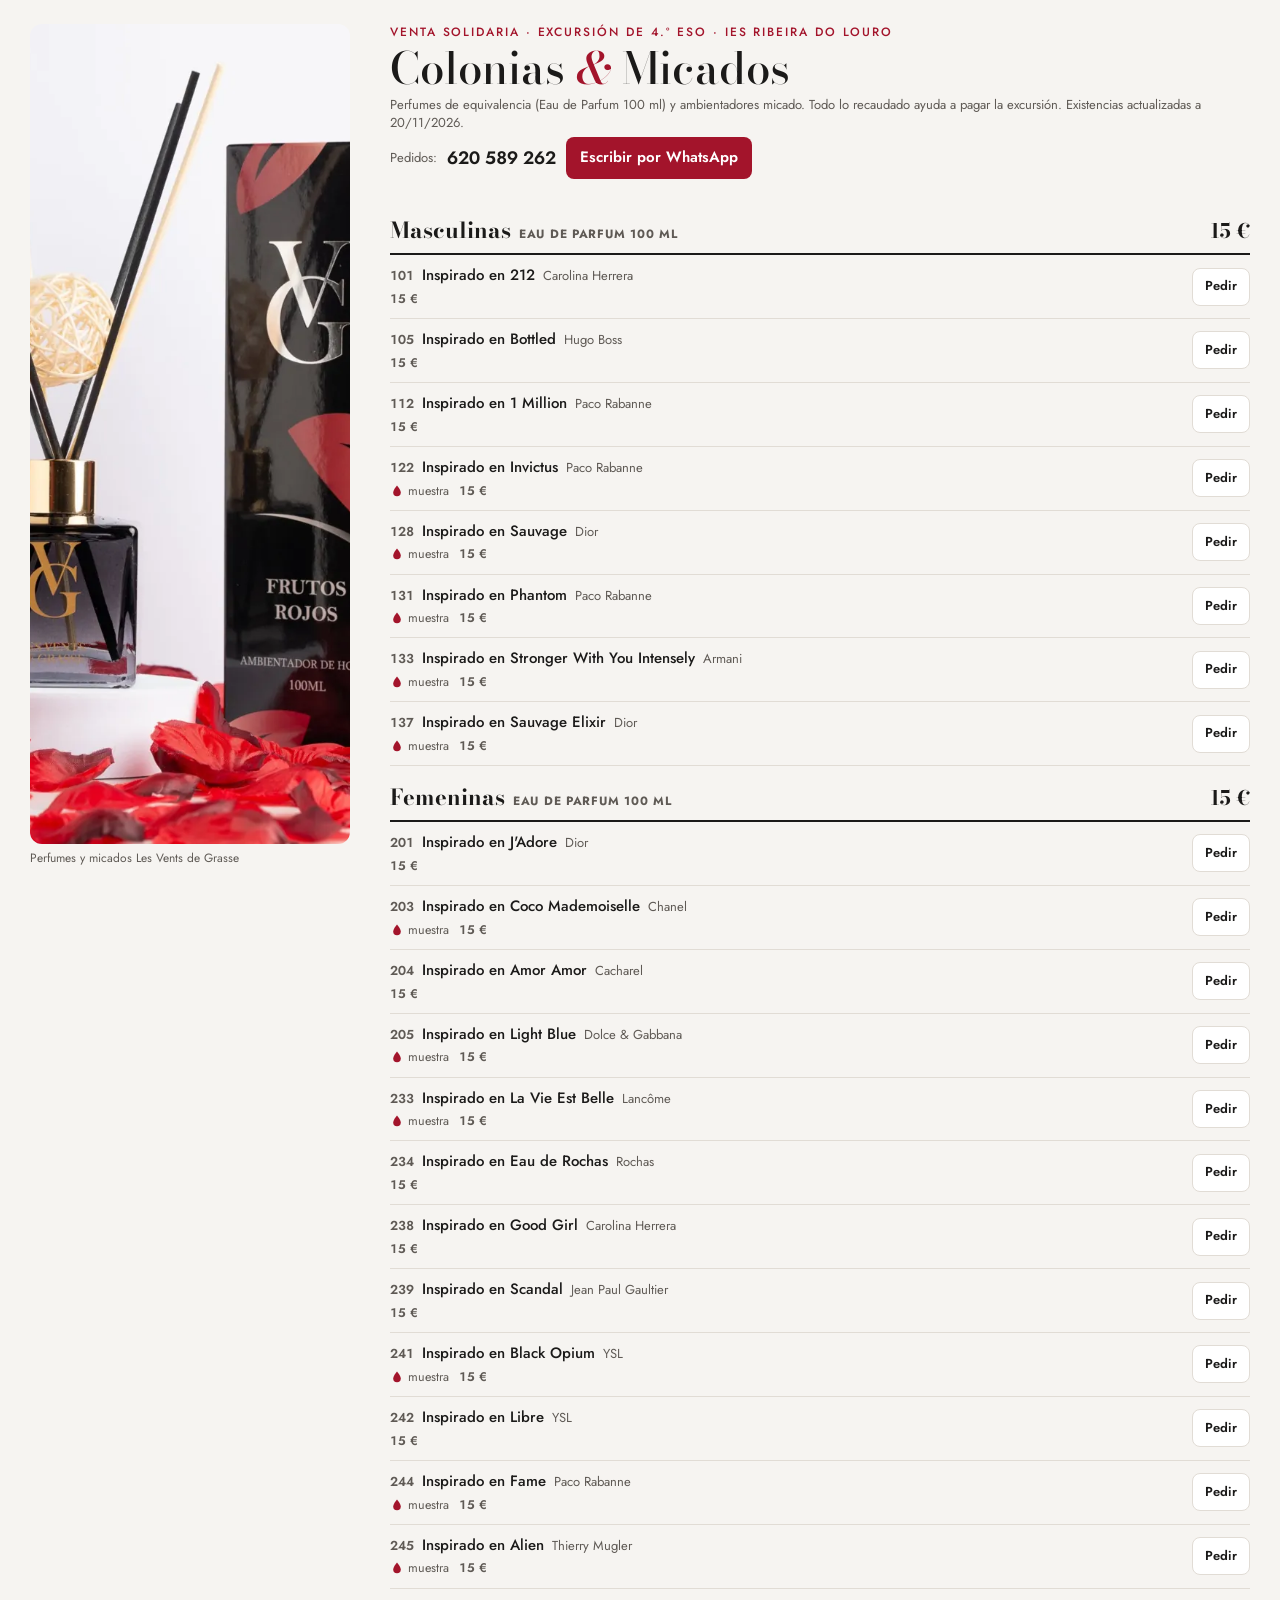
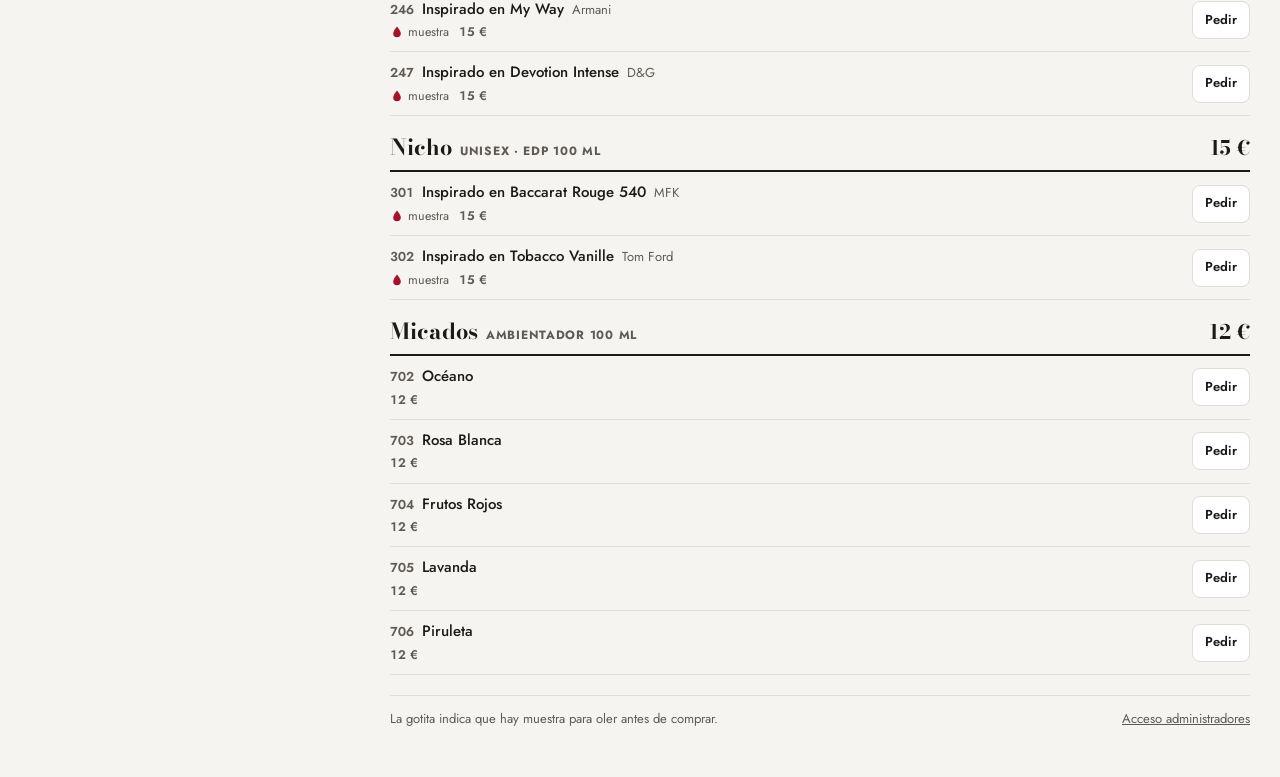
<file: index.html>
<!doctype html>
<html lang="es">
<head>
<meta charset="utf-8">
<meta name="viewport" content="width=device-width,initial-scale=1,viewport-fit=cover">
<title>Colonias &amp; Micados · Venta solidaria 4.º ESO</title>
<link rel="icon" href="img/icono.svg" type="image/svg+xml">
<link rel="icon" href="img/icono-32.png" sizes="32x32" type="image/png">
<link rel="apple-touch-icon" href="img/icono-180.png">
<meta name="theme-color" content="#a3142b">
<meta name="description" content="Catálogo de colonias y micados de la venta solidaria para la excursión de 4.º ESO del IES Ribeira do Louro.">
<link rel="preconnect" href="https://fonts.googleapis.com">
<link rel="stylesheet" href="https://fonts.googleapis.com/css2?family=Bodoni+Moda:ital,opsz,wght@0,6..96,500;0,6..96,700;1,6..96,500&family=Jost:wght@400;500;600&display=swap">
<link rel="stylesheet" href="assets/estilo.css">
<style>
.hero{display:flex;flex-direction:column;gap:10px}
.contacto{display:flex;gap:10px;flex-wrap:wrap;align-items:center}
.tel{font-size:18px;font-weight:600;font-variant-numeric:tabular-nums;user-select:all}
.pedir{font-size:13px;min-height:38px;padding:0 12px}
.precio{font-weight:600;font-variant-numeric:tabular-nums}
.pie{display:flex;justify-content:space-between;gap:12px;flex-wrap:wrap;border-top:1px solid var(--line);padding-top:14px}
/* Foto: banda arriba en móvil; columna lateral fija en pantallas anchas, sin quitar sitio al listado */
.layout{max-width:1220px;margin:0 auto;padding-block:24px 48px;display:grid;grid-template-columns:minmax(0,1fr);gap:24px}
.layout>.wrap{padding-block:0;max-width:none;margin:0;min-width:0}
.foto{margin:0}
.foto img{display:block;width:100%;border-radius:12px;object-fit:cover}
.foto .h{aspect-ratio:16/9;max-height:240px;object-position:50% 45%}
.foto .v{display:none}
.foto figcaption{font-size:12px;color:var(--muted);margin-top:6px}
@media (min-width:980px){
  .layout{grid-template-columns:320px minmax(0,1fr);gap:40px;align-items:start}
  .foto{position:sticky;top:24px}
  .foto .h{display:none}
  .foto .v{display:block;aspect-ratio:4/5;max-height:calc(100vh - 80px)}
}
</style>
</head>
<body>
<div class="layout">
<figure class="foto">
  <img class="h" src="img/foto_horizontal.webp" alt="Ambientador micado Frutos Rojos y perfumes Les Vents de Grasse 112, 303 y 245" width="1152" height="768">
  <img class="v" src="img/foto_vertical.webp" alt="Ambientador micado Frutos Rojos con su caja" width="900" height="1125" loading="lazy">
  <figcaption>Perfumes y micados Les Vents de Grasse</figcaption>
</figure>
<div class="wrap">
  <header class="top hero">
    <span class="eyebrow" id="titulo">Venta solidaria · Excursión de 4.º ESO · IES Ribeira do Louro</span>
    <h1>Colonias <em>&amp;</em> Micados</h1>
    <p class="note">Perfumes de equivalencia (Eau de Parfum 100 ml) y ambientadores micado. Todo lo recaudado ayuda a pagar la excursión. <span id="act"></span></p>
    <div class="contacto">
      <span class="note">Pedidos:</span><span class="tel" id="tel">620 589 262</span>
      <a class="btn" id="wa" href="#">Escribir por WhatsApp</a>
    </div>
  </header>

  <div id="lista"><div class="empty">Cargando catálogo…</div></div>

  <div class="pie">
    <span class="note">La gotita indica que hay muestra para oler antes de comprar.</span>
    <a class="note" href="admin.html?admin" rel="nofollow" style="color:var(--muted)">Acceso administradores</a>
  </div>
</div>
</div>
<script src="assets/comun.js"></script>
<script>
let datos=null, filtro='todo';
const pasa=p=>filtro==='ya'?VS.n(p.stock)>0:filtro==='enc'?VS.n(p.stock)===0:filtro==='muestra'?!!p.muestra:true;
function waLink(texto){ return 'whatsapp://send?phone=34'+VS.telLimpio(datos.telefono)+'&text='+encodeURIComponent(texto); }
function pintar(){
  const esc=VS.esc; let h='';
  for(const c of datos.categorias){
    const items=VS.ordenados(datos,c.id).filter(pasa); if(!items.length) continue;
    h+='<div class="group"><div class="ghead"><h2>'+esc(c.nombre)+'<span class="sub">'+esc(c.sub)+'</span></h2><span class="p">'+esc(c.precio)+' €</span></div>';
    for(const p of items){
      const s=VS.n(p.stock);
      const estado=''; // la web pública no muestra disponibilidad (ni «última unidad» ni «por encargo»)
      const insp=c.id!=='micado';
      const txt='Hola, me interesa '+(insp?'el '+p.ref+' (inspirado en '+p.nombre+(p.marca?' de '+p.marca:'')+')':'el micado '+p.ref+' '+p.nombre)+'. ¿Está disponible?';
      h+='<div class="item"><div class="info"><div class="line1"><span class="ref">'+esc(p.ref)+'</span><span class="nm">'+(insp?'Inspirado en ':'')+esc(p.nombre)+'</span>'
        +(p.marca?'<span class="br">'+esc(p.marca)+'</span>':'')+'</div><div class="meta">'+estado
        +(p.muestra?'<span class="mu">'+VS.DROP+' muestra</span>':'')+'<span class="precio">'+esc(c.precio)+' €</span></div></div>'
        +'<a class="btn ghost pedir" href="'+esc(waLink(txt))+'" aria-label="Pedir '+esc(p.nombre)+' por WhatsApp">Pedir</a></div>';
    }
    h+='</div>';
  }
  document.getElementById('lista').innerHTML=h||'<div class="empty">No hay productos con este filtro.</div>';
}
document.addEventListener('click',e=>{
  const b=e.target.closest('[data-f]'); if(!b) return;
  filtro=b.dataset.f; document.querySelectorAll('[data-f]').forEach(x=>x.setAttribute('aria-pressed',String(x===b))); pintar();
});
VS.cargarStock().then(d=>{
  datos=d;
  document.getElementById('tel').textContent=d.telefono;
  document.getElementById('titulo').textContent=d.titulo||'';
  document.getElementById('act').textContent='Existencias actualizadas a '+VS.fecha(d.actualizado)+'.';
  document.getElementById('wa').href=waLink('Hola, os escribo por la venta solidaria de colonias y micados de 4.º ESO.');
  pintar();
}).catch(e=>{ document.getElementById('lista').innerHTML='<div class="empty err">No se pudo cargar el catálogo. Recarga la página.</div>'; });
</script>
</body>
</html>
</file>
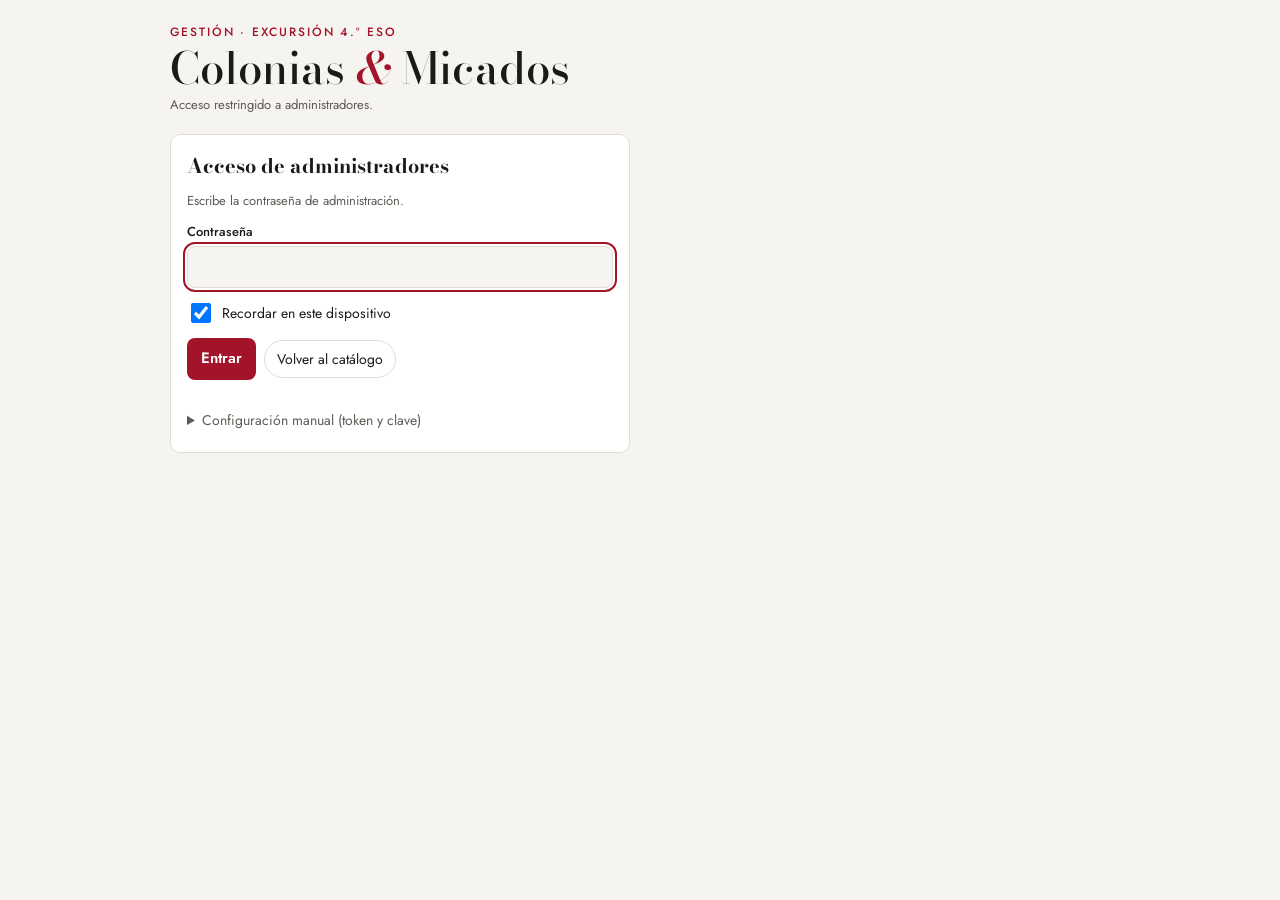
<file: admin.html>
<!doctype html>
<html lang="es">
<head>
<meta charset="utf-8">
<meta name="viewport" content="width=device-width,initial-scale=1,viewport-fit=cover">
<meta name="robots" content="noindex,nofollow">
<title>Gestión · Colonias &amp; Micados</title>
<link rel="icon" href="img/icono.svg" type="image/svg+xml">
<link rel="icon" href="img/icono-32.png" sizes="32x32" type="image/png">
<link rel="apple-touch-icon" href="img/icono-180.png">
<meta name="theme-color" content="#a3142b">
<link rel="preconnect" href="https://fonts.googleapis.com">
<link rel="stylesheet" href="https://fonts.googleapis.com/css2?family=Bodoni+Moda:ital,opsz,wght@0,6..96,500;0,6..96,700;1,6..96,500&family=Jost:wght@400;500;600&display=swap">
<link rel="stylesheet" href="assets/estilo.css">
<style>
.tiles.t2{margin-top:-10px}
.tile .v.sm{font-size:24px}
.pos{color:var(--ok)} .neg{color:var(--warn)}
.tbl{overflow-x:auto;border:1px solid var(--line);border-radius:10px;background:var(--surface)}
table{border-collapse:collapse;width:100%;font-size:14px;font-variant-numeric:tabular-nums}
th,td{padding:8px 10px;text-align:right;border-bottom:1px solid var(--line);white-space:nowrap}
th{font-size:12px;letter-spacing:.06em;text-transform:uppercase;color:var(--muted);font-weight:500;background:var(--chip)}
td:first-child,th:first-child,td.l,th.l{text-align:left}
tr:last-child td{border-bottom:0}
tfoot td{font-weight:600;background:var(--chip)}
h3{font-family:var(--display);font-size:20px;margin:8px 0 0}
.card{background:var(--surface);border:1px solid var(--line);border-radius:10px;padding:12px 14px;display:flex;flex-direction:column;gap:8px}
.card .top{display:flex;justify-content:space-between;gap:10px;flex-wrap:wrap;align-items:baseline}
.card .tt{font-weight:600}
.cards{display:flex;flex-direction:column;gap:10px}
.row2{display:flex;gap:8px;flex-wrap:wrap;align-items:center}
select,.field input,.field textarea{font:inherit;padding:9px 10px;border:1px solid var(--line);border-radius:8px;background:var(--bg);color:var(--fg);min-height:42px;max-width:100%}
.field textarea{min-height:60px;width:100%}
.lines{display:flex;flex-direction:column;gap:8px}
.line{display:grid;grid-template-columns:minmax(0,1fr) 80px 90px 44px;gap:8px;align-items:center}
.line input{width:100%}
@media (max-width:520px){.line{grid-template-columns:minmax(0,1fr) 70px 44px}.line .coste{display:none}}
.x{width:42px;height:42px;border:1px solid var(--line);background:var(--surface);color:var(--fg);border-radius:8px;cursor:pointer;font-size:18px}
.chk{display:flex;gap:8px;align-items:center;font-size:14px}
.chk input{width:20px;height:20px}
.warn{color:var(--warn);font-size:12.5px}
.box{background:var(--chip);border-radius:10px;padding:12px 14px;display:flex;flex-direction:column;gap:8px}
details>summary{cursor:pointer;color:var(--muted);font-size:14px;padding:6px 0}
.small{font-size:13px;color:var(--muted)}
body.vendedor nav.tabs{display:none}
.vrow{display:grid;grid-template-columns:minmax(0,1fr) auto;gap:12px;align-items:center;padding:12px 0;border-bottom:1px solid var(--line)}
.vrow .info{min-width:0;display:flex;flex-direction:column;gap:3px}
.vrow .line1{display:flex;gap:6px;align-items:baseline;flex-wrap:wrap}
.vrow .ref{font-weight:700;color:var(--accent);font-size:14px}
.vrow .nm{font-weight:600;font-size:15px}
.vrow .br{color:var(--muted);font-size:13px}
.vrow .acc{display:flex;align-items:center;gap:10px;flex-shrink:0}
.vrow .acc .badge{white-space:nowrap;font-size:12px;padding:5px 9px}
.vrow .acc .btn{min-height:44px;padding:0 16px;font-size:15px;white-space:nowrap}
@media (max-width:360px){
  .vrow .acc{flex-direction:column;align-items:flex-end;gap:4px}
  .vrow .acc .btn{min-height:38px;padding:0 12px;font-size:14px}
}
.vform{display:grid;grid-template-columns:minmax(0,1fr) minmax(0,1fr) 80px;gap:8px;background:var(--chip);padding:10px;border-radius:10px}
.vform input{font:inherit;padding:10px;border:1px solid var(--line);border-radius:8px;background:var(--surface);color:var(--fg);min-height:44px;width:100%}
.vform .btn{grid-column:1/-1;justify-content:center}
@media (max-width:480px){.vform{grid-template-columns:minmax(0,1fr) 70px}.vform .cli{grid-column:1/-1}}
body.login nav.tabs{display:none}
/* Encargos agrupados por cliente (vista compacta) */
.eq{display:flex;gap:8px;align-items:center;flex-wrap:wrap}
.eq input{font:inherit;flex:1 1 220px;padding:8px 12px;border:1px solid var(--line);border-radius:8px;background:var(--surface);color:var(--fg);min-height:40px}
.eres{font-size:13px;color:var(--muted)}
.egrp{background:var(--surface);border:1px solid var(--line);border-radius:10px;overflow:hidden}
.ehead{display:flex;justify-content:space-between;align-items:baseline;gap:4px 12px;flex-wrap:wrap;padding:8px 12px;background:var(--chip)}
.ehead .who{font-weight:600;font-size:15px}
.ehead .ct{font-size:12.5px;color:var(--muted);margin-left:6px}
.ehead .todo{min-height:32px;padding:0 10px;font-size:12.5px}
.ehead .todo[data-armado]{background:var(--fg);color:var(--bg)}
.ehead .tot{font-size:13px;font-variant-numeric:tabular-nums;display:flex;gap:8px;align-items:center;white-space:nowrap}
.erow{display:grid;grid-template-columns:minmax(0,1fr) auto;gap:4px 10px;align-items:center;padding:6px 12px;border-top:1px solid var(--line)}
.erow:first-of-type{border-top:0}
.erow .line1{gap:6px}
.erow .q{font-weight:600;font-variant-numeric:tabular-nums}
.erow .mt{font-size:12px;color:var(--muted)}
.erow .acc{display:flex;gap:6px;align-items:center;justify-content:flex-end}
.erow .imp{font-variant-numeric:tabular-nums;font-size:14px;min-width:44px;text-align:right}
.erow .btn,.erow .mtg{min-height:34px;padding:0 10px;font-size:13px}
.erow .x{width:34px;height:34px;font-size:15px;line-height:1}
.erow .x[data-armado]{width:auto;padding:0 8px;font-size:12px}
@media (max-width:560px){.erow{grid-template-columns:minmax(0,1fr)}.erow .acc{justify-content:flex-start}}
.erow .imp{margin-left:auto;padding-left:8px}
.erow{display:flex;flex-direction:column;align-items:stretch}
.erow .line1{display:flex;align-items:baseline;flex-wrap:wrap}
.erow .l2{display:flex;align-items:center;gap:4px 8px;flex-wrap:wrap}
.erow .l2 .mt{flex:1 1 auto;min-width:0}
.erow .l2 .acc{margin-left:auto}
.erow .acc{flex-wrap:wrap}
/* Tarjetas de cliente en cuadrícula: 3 por fila en ordenador, 2 en tablet, 1 en móvil */
#encPend.porCli{display:grid;grid-template-columns:repeat(auto-fill,minmax(270px,1fr));gap:10px;align-items:start}
#encPend.porCli>.empty{grid-column:1/-1}
#encPend .egrp{border-radius:8px}
#encPend .ehead{padding:6px 10px;gap:2px 8px}
#encPend .ehead .who{font-size:14px}
#encPend .ehead .tot{font-size:12.5px;gap:6px;flex-wrap:wrap}
#encPend .ehead .badge{font-size:10.5px;padding:1px 6px}
#encPend .erow{gap:2px;padding:5px 10px}
#encPend .erow .nm{font-size:14px}
#encPend .erow .acc{justify-content:flex-start;gap:5px}
#encPend .erow .btn,#encPend .erow .mtg{min-height:30px;padding:0 9px;font-size:12.5px}
#encPend .erow .x{width:30px;height:30px;font-size:13px}
#encPend .ehead .todo{min-height:28px;padding:0 8px;font-size:12px}
#faltan{padding:10px 12px;gap:6px}
/* Vista combinada Encargos y pedidos: dos columnas en pantallas anchas */
body.ancho .wrap{max-width:1360px}
.encped{display:grid;grid-template-columns:minmax(0,1fr);gap:20px;align-items:start}
@media (min-width:1000px){.encped{grid-template-columns:minmax(0,1.7fr) minmax(330px,1fr)}}
.colEnc,.colPed{display:flex;flex-direction:column;gap:12px;min-width:0}
.colPed,.colEnc{background:var(--chip);border-radius:12px;padding:12px}
.colEnc .box,.colEnc .eq input{background:var(--surface);border:1px solid var(--line)}
.colhead{display:flex;justify-content:space-between;align-items:center;gap:8px;flex-wrap:wrap}
.seg{display:inline-flex;border:1px solid var(--line);border-radius:8px;overflow:hidden;background:var(--surface)}
.seg button{font:inherit;font-size:12.5px;border:0;background:transparent;color:var(--muted);padding:5px 10px;min-height:32px;cursor:pointer}
.seg button[aria-pressed=true]{background:var(--fg);color:var(--bg);font-weight:600}
/* Encargos por producto: en la misma fila, qué encargos cubre el stock, cuáles llegan en cada pedido y cuáles faltan */
.encT td.l{vertical-align:middle}
.encT .pn{display:block}
.encT .pn .small{display:block;font-size:11.5px}
.echs{display:flex;flex-wrap:wrap;gap:4px}
.ech{--pc:#666;display:inline-flex;align-items:center;gap:3px;font:inherit;font-size:12px;font-weight:600;line-height:1.3;border-radius:999px;padding:2px 8px;border:1.5px solid var(--pc);background:var(--pc);color:#fff;cursor:pointer;min-height:26px;white-space:nowrap}
.ech.st{--pc:var(--ok);background:transparent;color:var(--ok)}
.ech.fl{--pc:var(--warn);background:transparent;color:var(--warn);border-style:dashed}
.ech .eu{font-weight:500;opacity:.85}
.ech[aria-pressed=true]{box-shadow:0 0 0 2px var(--surface),0 0 0 4px var(--fg)}
#v-enc tr.alfill>td{border:0;padding:0}
.encT tr.edet>td{background:var(--chip);padding:6px}
.edet .egrp{border-radius:8px}
.edet .ehead{padding:5px 10px}
.eleg{display:flex;flex-wrap:wrap;gap:4px 10px;font-size:12px;color:var(--muted);align-items:center}
.eleg .ech{cursor:default;min-height:20px;padding:0 7px;font-size:11px}
.colPed #faltan{background:var(--surface);border:1px solid var(--line)}
.colh{font-family:var(--display);font-size:22px;margin:0}
.cob{width:100%;font-size:13px}
.cob th,.cob td{padding:4px 5px}
.cob th{text-transform:none;letter-spacing:0;font-size:11.5px}
.cob td:not(.l),.cob th:not(.l){width:1%}
.cob td.l{white-space:normal}
.cob .ok{color:var(--ok);font-weight:600}
.cob .fl{color:var(--warn);font-weight:700}
.colPed .card{padding:10px 12px;gap:6px}
.colPed .card .btn{min-height:34px;font-size:13px}
.colPed .line{grid-template-columns:minmax(0,1fr) 64px 72px 36px}
.colPed .line .x{width:36px;height:36px}
.colPed .grid2{grid-template-columns:minmax(0,1fr) minmax(0,1fr)}
.erow .enp{color:var(--ok)}
/* Color de cada pedido por llegar y de los encargos que cubre */
.pc{display:inline-flex;align-items:center;gap:3px;font-size:11.5px;font-weight:600;color:#fff;background:var(--pc);border-radius:999px;padding:1px 8px;white-space:nowrap;max-width:170px;overflow:hidden;text-overflow:ellipsis;vertical-align:middle;line-height:1.5}
.card.pedc{border-left:6px solid var(--pc)}
.pedc .cubre{font-size:12.5px;color:var(--fg)}
</style>
</head>
<body>
<div class="wrap">
  <header class="top">
    <span class="eyebrow">Gestión · Excursión 4.º ESO</span>
    <h1>Colonias <em>&amp;</em> Micados</h1>
    <p class="note" id="estado">Cargando…</p>
  </header>

  <!-- ACCESO CON CONTRASEÑA -->
  <section id="v-login" hidden>
    <form class="panel" id="fLogin" autocomplete="on" style="max-width:460px">
      <h2>Acceso de administradores</h2>
      <p class="note">Escribe la contraseña de administración.</p>
      <input type="text" name="username" value="admin" autocomplete="username" hidden>
      <div class="field"><label for="lPass">Contraseña</label><input id="lPass" type="password" autocomplete="current-password" required></div>
      <label class="chk"><input type="checkbox" id="lRec" checked> Recordar en este dispositivo</label>
      <div class="bar"><button class="btn" type="submit">Entrar</button><a class="chip" href="./">Volver al catálogo</a></div>
      <p class="note" id="lMsg"></p>
      <details><summary>Configuración manual (token y clave)</summary><button class="btn ghost" type="button" id="lManual">Ir a la configuración manual</button></details>
    </form>
  </section>

  <nav class="tabs" role="tablist">
    <button role="tab" id="tab-panel" aria-selected="true" data-tab="panel">Panel</button>
    <button role="tab" id="tab-stock" aria-selected="false" data-tab="stock">Stock</button>
    <button role="tab" id="tab-enc" aria-selected="false" data-tab="enc">Encargos y pedidos</button>
    <button role="tab" id="tab-ven" aria-selected="false" data-tab="ven">Ventas</button>
    <button role="tab" id="tab-cfg" aria-selected="false" data-tab="cfg">Ajustes</button>
  </nav>

  <!-- PANEL -->
  <section id="v-panel">
    <div style="display:flex;flex-direction:column;gap:16px">
      <div class="tiles">
        <div class="tile"><span class="k">Ingresos</span><span class="v" id="kIng">–</span><span class="s" id="kIngS">&nbsp;</span></div>
        <div class="tile"><span class="k">Beneficio obtenido</span><span class="v" id="kBen">–</span><span class="s" id="kBenS">&nbsp;</span></div>
        <div class="tile"><span class="k">Invertido</span><span class="v" id="kInv">–</span><span class="s" id="kInvS">&nbsp;</span></div>
        <div class="tile"><span class="k">Saldo de caja</span><span class="v" id="kCaja">–</span><span class="s" id="kCajaS">&nbsp;</span></div>
      </div>
      <div class="tiles t2">
        <div class="tile"><span class="k">En stock</span><span class="v sm" id="kStock">–</span><span class="s" id="kStockS">&nbsp;</span></div>
        <div class="tile"><span class="k">Encargos pendientes</span><span class="v sm" id="kEnc">–</span><span class="s" id="kEncS">&nbsp;</span></div>
        <div class="tile"><span class="k">Pedidos por llegar</span><span class="v sm" id="kPed">–</span><span class="s" id="kPedS">&nbsp;</span></div>
        <div class="tile"><span class="k">Beneficio previsto</span><span class="v sm" id="kPrev">–</span><span class="s">si se vende todo</span></div>
      </div>
      <h3>Por categoría</h3>
      <div class="tbl" id="tCat"></div>
      <h3>Por producto</h3>
      <div class="tbl" id="tProd"></div>
      <div class="bar"><a class="chip" href="catalogo.html?modo=stock">Catálogo A4</a><a class="chip" href="./">Página pública</a></div>
    </div>
  </section>

  <!-- STOCK -->
  <section id="v-stock" hidden>
    <div style="display:flex;flex-direction:column;gap:12px">
      <div class="bar" role="group" aria-label="Filtro">
        <button class="chip" data-f="todos" aria-pressed="true">Todos</button>
        <button class="chip" data-f="stock" aria-pressed="false">En stock</button>
        <button class="chip" data-f="agot" aria-pressed="false">Agotados</button>
        <button class="chip" data-f="enc" aria-pressed="false">Con encargos</button>
      </div>
      <p class="note">«Vender 1» descuenta una unidad y apunta la venta. «Stock − / +» es solo para corregir recuentos (las entradas de mercancía van en «Encargos y pedidos»).</p>
      <div id="lista"></div>
    </div>
  </section>

  <!-- ENCARGOS -->
  <section id="v-enc" hidden>
    <div class="encped">
      <div class="colEnc">
        <div class="colhead"><h2 class="colh">Encargos</h2>
          <div class="seg" role="group" aria-label="Ver encargos"><button type="button" data-emodo="prod" aria-pressed="true">Por producto</button><button type="button" data-emodo="cli" aria-pressed="false">Por cliente</button></div></div>
        <details id="dEnc"><summary style="font-weight:600;color:var(--fg)">＋ Nuevo encargo</summary>
        <form class="panel" id="fEnc" autocomplete="off" style="margin-top:8px">
          <div class="grid2">
            <div class="field"><label for="eProd">Producto</label><select id="eProd" required></select></div>
            <div class="field"><label for="eCant">Cantidad</label><input id="eCant" type="number" min="1" value="1" required></div>
            <div class="field"><label for="eCli">Cliente</label><input id="eCli" placeholder="Nombre o vecino"></div>
            <div class="field"><label for="eCon">Contacto</label><input id="eCon" placeholder="Teléfono, piso…"></div>
          </div>
          <div class="field"><label for="eNota">Nota</label><input id="eNota" placeholder="Opcional"></div>
          <label class="chk"><input type="checkbox" id="ePag"> Ya está pagado</label>
          <div class="bar"><button class="btn" type="submit">Apuntar encargo</button></div>
        </form>
        </details>
        <div class="eq"><input id="encQ" type="search" placeholder="Buscar cliente, producto o nota…" aria-label="Buscar encargos"><span class="eres" id="encRes"></span></div>
        <div class="cards" id="encPend"></div>
        <details><summary>Entregados y cancelados</summary><div class="egrp" id="encHist" style="margin-top:8px"></div></details>
      </div>
      <aside class="colPed" aria-label="Pedidos al proveedor">
        <h2 class="colh">Pedidos al proveedor</h2>
        <details id="dPed"><summary style="font-weight:600;color:var(--fg)">＋ Nuevo pedido</summary>
        <form class="panel" id="fPed" autocomplete="off" style="margin-top:8px">
        <div class="grid2">
          <div class="field"><label for="pNom">Nombre</label><input id="pNom" placeholder="Ej.: Tercer pedido"></div>
          <div class="field"><label for="pFec">Fecha</label><input id="pFec" type="date"></div>
        </div>
        <div class="small">Producto · Cantidad · Coste/ud</div>
        <div class="lines" id="pLineas"></div>
        <div class="bar"><button class="btn ghost" type="button" id="pAdd">+ Añadir línea</button><span class="small" id="pTot"></span></div>
        <div class="bar"><button class="btn" type="submit">Guardar pedido (pendiente)</button></div>
      </form>
        </details>
        <div class="cards" id="peds"></div>
        <div class="box" id="faltan"></div>
        <div id="pedsRec"></div>
        <p class="note">Al marcar un pedido como recibido, sus unidades se suman al stock (y a la página pública).</p>
      </aside>
    </div>
  </section>

  <!-- VENTAS -->
  <section id="v-ven" hidden>
    <div style="display:flex;flex-direction:column;gap:12px">
      <p class="note">Cada venta guarda el precio y el coste del momento. «Anular» la borra y devuelve las unidades al stock.</p>
      <div class="tbl" id="tVen"></div>
    </div>
  </section>

  <!-- MODO VENDEDOR (pantalla sencilla) -->
  <section id="v-vend" hidden>
    <div style="display:flex;flex-direction:column;gap:18px">
      <div>
        <h2 style="margin:0 0 4px">Lo que llevo para vender</h2>
        <p class="note" style="margin:0 0 12px">Pulsa <strong>Vendido</strong> cuando entregues uno.</p>
        <div id="vendLista"></div>
      </div>
      <div id="vendHoy">
        <h3>Vendido hoy <span id="vendHoyN" class="small"></span></h3>
        <p class="note" style="margin:0 0 10px">Si te has equivocado al pulsar <strong>Vendido</strong>, aquí puedes <strong>Anular</strong> la venta.</p>
        <div id="vendHoyLista"><div class="empty" style="padding:14px">Aún no has vendido nada hoy. Cuando pulses «Vendido», la venta aparecerá aquí con su botón «Anular».</div></div>
      </div>
      <form class="panel" id="fVend" autocomplete="off">
        <h2>Apuntar un pedido</h2>
        <p class="note">Si alguien quiere uno que no llevas o que está agotado.</p>
        <div class="grid2">
          <div class="field"><label for="vProd">Producto</label><select id="vProd" required></select></div>
          <div class="field"><label for="vCant">Cantidad</label><input id="vCant" type="number" min="1" value="1" required></div>
          <div class="field"><label for="vCli">¿Para quién? (obligatorio)</label><input id="vCli" required placeholder="Nombre"></div>
          <div class="field"><label for="vCon">Teléfono o piso</label><input id="vCon" placeholder="Opcional"></div>
        </div>
        <div class="bar"><button class="btn" type="submit">Apuntar pedido</button></div>
      </form>
      <div>
        <h3>Pedidos apuntados</h3>
        <div class="cards" id="vendPed"></div>
        <p class="small" style="margin-top:16px"><a href="admin.html?admin" style="color:var(--muted)">Acceso administradores</a></p>
      </div>
    </div>
  </section>

  <!-- AJUSTES -->
  <section id="v-cfg" hidden>
    <div style="display:flex;flex-direction:column;gap:14px">
      <form class="panel" id="cfgForm" autocomplete="off">
        <h2>Conexión de este dispositivo</h2>
        <p class="note">Se guarda solo en este navegador. Hazlo una vez en cada móvil u ordenador.</p>
        <div class="grid2">
          <div class="field"><label for="cOwner">Usuario de GitHub</label><input id="cOwner" placeholder="guillermolareo-art"></div>
          <div class="field"><label for="cRepo">Repositorio</label><input id="cRepo" placeholder="venta-solidaria-4eso"></div>
        </div>
        <div class="field"><label for="cToken">Token de GitHub (Contents: lectura y escritura solo en este repo)</label><input id="cToken" type="password" placeholder="github_pat_…"></div>
        <div class="field"><label for="cClave">Clave de gestión (la misma en todos los dispositivos)</label><input id="cClave" type="password" placeholder="Una frase que solo sepa la familia"></div>
        <div class="bar"><button class="btn dark" type="submit">Guardar y conectar</button><button class="btn ghost" type="button" id="olvidar">Borrar de este dispositivo</button></div>
        <p class="note" id="cfgMsg"></p>
      </form>
      <div class="panel">
        <h2>Acceso con contraseña</h2>
        <p class="note">Permite entrar desde cualquier dispositivo con el enlace «Acceso administradores» de la web pública, escribiendo solo la <strong>clave de gestión</strong> como contraseña. El token se guarda en el repositorio cifrado con esa clave. Usa una frase larga (4 palabras o más). Vuelve a pulsar si cambias el token o la clave.</p>
        <div class="bar"><button class="btn dark" type="button" id="btnAcceso">Activar / actualizar acceso con contraseña</button></div>
        <p class="note" id="accMsg"></p>
      </div>
      <div class="panel">
        <h2>Avisos en el móvil</h2>
        <p class="note">Recibe una notificación cada vez que se apunta una venta o un pedido, desde cualquier dispositivo (también el de «solo vender").
        1) Instala la app gratuita <strong>ntfy</strong> (App Store / Google Play). 2) Pulsa «+» y suscríbete al <strong>canal</strong> de abajo. 3) Pulsa «Guardar» y «Enviar prueba».
        El nombre del canal es como una contraseña: quien lo conozca puede ver los avisos.</p>
        <div class="field"><label for="nCanal">Canal de avisos</label><input id="nCanal" autocomplete="off" spellcheck="false"></div>
        <label class="chk"><input type="checkbox" id="nVentas" checked> Ventas</label>
        <label class="chk"><input type="checkbox" id="nEnc" checked> Pedidos nuevos y entregados</label>
        <div class="bar"><button class="btn dark" type="button" id="nGuardar">Guardar</button><button class="btn ghost" type="button" id="nProbar">Enviar prueba</button><button class="btn ghost" type="button" id="nCopiar">Copiar canal</button></div>
        <p class="note" id="nMsg"></p>
      </div>
      <div class="panel" id="otroDisp">
        <h2>Configurar otro móvil</h2>
        <p class="note">Lo escanean con la cámara del móvil y queda listo, sin escribir nada ni tener cuenta de GitHub.<br>
        <strong>Solo vender</strong>: pantalla sencilla con «Vendido» y «Pedir» (para quien vende puerta a puerta). <strong>Gestión completa</strong>: igual que esta página.</p>
        <div class="bar"><button class="btn dark" type="button" id="qrVer" data-modo="vendedor">QR solo vender</button><button class="btn ghost" type="button" id="qrVer2" data-modo="completo">QR gestión completa</button><button class="btn ghost" type="button" id="qrCopiar" hidden>Copiar enlace</button><button class="btn ghost" type="button" id="qrOcultar" hidden>Ocultar</button></div>
        <div id="qr" hidden style="background:#fff;padding:16px;border-radius:10px;align-self:flex-start;max-width:100%"></div>
        <p class="note" id="qrMsg">El código incluye el token y la clave: no lo compartas en grupos ni lo dejes a la vista.</p>
      </div>
      <form class="panel" id="fCost">
        <h2>Coste por unidad</h2>
        <p class="note">Se usa para las ventas nuevas y como valor por defecto en los pedidos. Los precios de venta están en <code>data/stock.json</code>.</p>
        <div class="grid2" id="costes"></div>
        <div class="bar"><button class="btn dark" type="submit">Guardar costes</button></div>
      </form>
      <div class="panel">
        <h2>Copia de seguridad</h2>
        <p class="note">Exporta los datos de gestión (descifrados) para guardarlos en tu ordenador, o importa una copia. Importar reemplaza ventas, encargos, pedidos y costes.</p>
        <div class="bar">
          <button class="btn ghost" type="button" id="exportar">Exportar copia (.json)</button>
          <label class="btn ghost" for="impFile" style="cursor:pointer">Importar copia…</label>
          <input type="file" id="impFile" accept="application/json,.json" hidden>
          <button class="btn" type="button" id="impOk" hidden>Confirmar: reemplazar datos</button>
        </div>
        <p class="note" id="impMsg"></p>
      </div>
      <div class="panel">
        <h2>Actividad reciente</h2>
        <div class="log" id="log"></div>
      </div>
    </div>
  </section>
</div>
<div class="toast" id="toast" hidden></div>

<script src="assets/comun.js"></script>
<script src="assets/qrcode.js"></script>
<script>
const $=id=>document.getElementById(id), esc=VS.esc, n=VS.n;
const CFG_KEY='vs4eso.cfg', STOCK='data/stock.json', GEST='data/ventas.enc.json';
const COSTES_DEF={masc:8,fem:8,nicho:8,micado:6.5};
let cfg={}, stock=null, stockSha=null, G=null, gSha=null, gSalt=null;
let conectado=false, ocupado=false, filtro='todos', tab='panel', importado=null;

/* ========== utilidades ========== */
const clon=o=>JSON.parse(JSON.stringify(o));
const eur=v=>(Math.round(v*100)/100).toLocaleString('es-ES',{minimumFractionDigits:2,maximumFractionDigits:2})+' €';
const eur0=v=>(Math.round(v*100)/100).toLocaleString('es-ES',{maximumFractionDigits:2})+' €';
const uid=()=>Date.now().toString(36)+Math.random().toString(36).slice(2,7);
const hoy=()=>VS.hoyISO();
const fmtF=f=>VS.fecha(f);
function prod(ref){ return stock?.productos.find(p=>p.ref===ref); }
function cat(id){ return stock?.categorias.find(c=>c.id===id); }
function precio(ref){ const p=prod(ref); return p?Number(cat(p.cat)?.precio)||0:0; }
function coste(ref){ const p=prod(ref); return p?Number((G?.costes||COSTES_DEF)[p.cat]??COSTES_DEF[p.cat]??0):0; }
function nom(ref){ const p=prod(ref); return p?(p.ref+' '+p.nombre):ref; }
function estado(t,err){ $('estado').textContent=t; $('estado').classList.toggle('err',!!err); }
function toast(t){ const el=$('toast'); el.textContent=t; el.hidden=false; clearTimeout(toast._t); toast._t=setTimeout(()=>el.hidden=true,3000); }
function gVacio(){ return {v:2,costes:clon(COSTES_DEF),pedidos:[],ventas:[],encargos:[],ajustes:{},log:[]}; }
function normalizar(g){
  if(!g||typeof g!=='object') return gVacio();
  if(g.v===2) { g.costes=g.costes||clon(COSTES_DEF); g.pedidos=g.pedidos||[]; g.ventas=g.ventas||[]; g.encargos=g.encargos||[]; g.ajustes=g.ajustes||{}; g.log=g.log||[]; return g; }
  // Migración desde la versión 1 ({ventas:{ref:{vendidos,encargos}}, log})
  const out=gVacio();
  for(const [ref,x] of Object.entries(g.ventas||{})){
    if(n(x.vendidos)) out.ventas.push({id:uid(),fecha:hoy(),ref,cant:n(x.vendidos),precio:precio(ref),coste:coste(ref),origen:'stock',cliente:'',nota:'Migrado de la versión anterior'});
    for(let i=0;i<n(x.encargos);i++) out.encargos.push({id:uid(),fecha:hoy(),ref,cant:1,cliente:'',contacto:'',nota:'Migrado de la versión anterior',pagado:false,estado:'pendiente'});
  }
  out.log=[{t:new Date().toISOString(),desc:'Datos migrados a la versión 2'}];
  return out;
}

/* ========== cálculos ========== */
function calc(){
  const R={porRef:{},cats:{},ing:0,costeV:0,uV:0,inv:0,invRec:0,stockU:0,stockVal:0,stockBen:0,encU:0,encImp:0,encPagado:0,pedU:0,pedCoste:0,pedVal:0};
  if(!stock) return R;
  for(const p of stock.productos) R.porRef[p.ref]={comp:0,vend:0,ing:0,ben:0,stock:n(p.stock),encP:0,ajuste:0,pend:0};
  const r=ref=>R.porRef[ref]||(R.porRef[ref]={comp:0,vend:0,ing:0,ben:0,stock:0,encP:0,ajuste:0,pend:0});
  for(const pd of (G?.pedidos||[])) for(const l of pd.lineas){
    const c=n(l.cant)*Number(l.coste||0); R.inv+=c;
    if(pd.estado==='recibido'){ r(l.ref).comp+=n(l.cant); R.invRec+=c; }
    else { r(l.ref).pend+=n(l.cant); R.pedU+=n(l.cant); R.pedCoste+=c; R.pedVal+=n(l.cant)*precio(l.ref); }
  }
  for(const v of (G?.ventas||[])){ const x=r(v.ref); const i=n(v.cant)*Number(v.precio||0), c=n(v.cant)*Number(v.coste||0);
    x.vend+=n(v.cant); x.ing+=i; x.ben+=i-c; R.ing+=i; R.costeV+=c; R.uV+=n(v.cant); }
  for(const e of (G?.encargos||[])) if(e.estado==='pendiente'){ r(e.ref).encP+=n(e.cant); R.encU+=n(e.cant); const imp=n(e.cant)*precio(e.ref); R.encImp+=imp; if(e.pagado) R.encPagado+=imp; }
  for(const [ref,a] of Object.entries(G?.ajustes||{})) r(ref).ajuste+=Number(a)||0;
  for(const p of stock.productos){ const s=n(p.stock); R.stockU+=s; R.stockVal+=s*precio(p.ref); R.stockBen+=s*(precio(p.ref)-coste(p.ref)); }
  for(const c of stock.categorias){ R.cats[c.id]={comp:0,vend:0,stock:0,ing:0,ben:0}; }
  for(const p of stock.productos){ const x=R.porRef[p.ref], k=R.cats[p.cat]; if(!k) continue; k.comp+=x.comp; k.vend+=x.vend; k.stock+=x.stock; k.ing+=x.ing; k.ben+=x.ben; }
  return R;
}

/* ========== pintado ========== */
function pintarTodo(){ try{ pintarAvisos(); }catch(e){} pintarPanel(); pintarLista(); pintarEnc(); pintarPed(); pintarVen(); pintarCfg(); pintarVend(); }
let vendAbierto=null;
function pintarVend(){
  if(cfg.modo!=='vendedor'||!stock) return;
  const off=!conectado||ocupado; let h='';
  // Solo lo que hay en stock
  for(const c of stock.categorias){
    const items=VS.ordenados(stock,c.id).filter(p=>n(p.stock)>0); if(!items.length) continue;
    h+='<div class="group"><div class="ghead"><h2>'+esc(c.nombre)+'</h2><span class="p">'+esc(c.precio)+' €</span></div>';
    for(const p of items){
      const s=n(p.stock), r=esc(p.ref);
      h+='<div class="vrow">'
        +'<div class="info"><div class="line1"><span class="ref">'+r+'</span><span class="nm">'+esc(p.nombre)+'</span>'+(p.marca?'<span class="br">'+esc(p.marca)+'</span>':'')+'</div></div>'
        +'<div class="acc"><span class="badge on">Quedan '+s+'</span><button class="btn" data-a="vender" data-r="'+r+'"'+(off?' disabled':'')+'>Vendido</button></div>'
        +'</div>';
    }
    h+='</div>';
  }
  $('vendLista').innerHTML=h||'<div class="empty">No queda nada en stock. Apunta los pedidos abajo.</div>';
  // Selector de producto (todos) conservando la elección
  const sel=$('vProd').value; $('vProd').innerHTML=opcionesProd(sel);
  // Pedidos pendientes con su destinatario
  const pend=(G?.encargos||[]).filter(e=>e.estado==='pendiente').slice().reverse();
  $('vendPed').innerHTML=pend.length?pend.map(e=>'<div class="card"><div class="top"><span class="tt">'+esc(nom(e.ref))+' × '+n(e.cant)+'</span><span class="small">'+fmtF(e.fecha)+'</span></div><div class="small">Para: <strong>'+esc(e.cliente||'—')+'</strong>'+(e.contacto?' · '+esc(e.contacto):'')+'</div></div>').join(''):'<p class="small">No hay pedidos pendientes.</p>';
  // Ventas de hoy — permite anular errores
  const hoyStr=hoy();
  const ventasHoy=(G?.ventas||[]).filter(v=>v.fecha===hoyStr).slice().reverse();
  if(ventasHoy.length){
    $('vendHoyN').textContent='('+ventasHoy.length+')';
    $('vendHoyLista').innerHTML=ventasHoy.map(v=>{
      const pr=precio(v.ref);
      return '<div class="vrow">'
        +'<div class="info"><div class="line1"><span class="ref">'+esc(v.ref)+'</span><span class="nm">'+esc(nom(v.ref))+'</span></div>'
        +(v.cliente?'<span class="small">'+esc(v.cliente)+'</span>':'')
        +'</div>'
        +'<div class="acc"><span class="badge on">'+pr+' €</span>'
        +'<button class="btn ghost" data-ven="anular" data-id="'+esc(v.id)+'"'+(off?' disabled':'')+' data-confirm="1">Anular</button>'
        +'</div></div>';
    }).join('');
  } else { $('vendHoyN').textContent=''; $('vendHoyLista').innerHTML='<div class="empty" style="padding:14px">Aún no has vendido nada hoy. Cuando pulses «Vendido», la venta aparecerá aquí con su botón «Anular».</div>'; }
}
function pintarPanel(){
  if(!stock) return; const R=calc(), ok=conectado&&!!G;
  const set=(id,v)=>$(id).textContent=v;
  set('kStock',R.stockU+' uds'); set('kStockS','valen '+eur0(R.stockVal)+' a precio de venta');
  if(!ok){ for(const id of ['kIng','kBen','kInv','kCaja','kEnc','kPed','kPrev']) set(id,'–'); for(const id of ['kIngS','kBenS','kInvS','kCajaS','kEncS','kPedS']) set(id,'requiere clave');
    $('tCat').innerHTML='<p class="note" style="padding:12px">Conecta en Ajustes para ver las cifras.</p>'; $('tProd').innerHTML=''; return; }
  const cobrado=R.ing+R.encPagado, caja=cobrado-R.inv;
  set('kIng',eur0(R.ing)); set('kIngS',R.uV+' uds vendidas');
  set('kBen',eur0(R.ing-R.costeV)); set('kBenS','coste de lo vendido: '+eur0(R.costeV));
  set('kInv',eur0(R.inv)); set('kInvS',(R.inv?Math.round(cobrado/R.inv*100):0)+' % recuperado'+(R.pedCoste?' · '+eur0(R.pedCoste)+' por llegar':''));
  $('kCaja').textContent=(caja>=0?'+':'')+eur0(caja); $('kCaja').className='v '+(caja>=0?'pos':'neg'); set('kCajaS','cobrado '+eur0(cobrado)+' − pedidos');
  set('kEnc',R.encU+' uds'); set('kEncS',eur0(R.encImp)+(R.encPagado?' · '+eur0(R.encPagado)+' ya cobrado':''));
  set('kPed',R.pedU+' uds'); set('kPedS',R.pedU?'coste '+eur0(R.pedCoste):'ninguno pendiente');
  const prev=(R.ing-R.costeV)+R.stockBen+(R.pedVal-R.pedCoste);
  set('kPrev',eur0(prev));
  // tabla categorías
  let h='<table><thead><tr><th class="l">Categoría</th><th>Compradas</th><th>Vendidas</th><th>Stock</th><th>Ingresos</th><th>Beneficio</th></tr></thead><tbody>';
  const T={comp:0,vend:0,stock:0,ing:0,ben:0};
  for(const c of stock.categorias){ const k=R.cats[c.id]; for(const x in T) T[x]+=k[x];
    h+='<tr><td>'+esc(c.nombre)+'</td><td>'+k.comp+'</td><td>'+k.vend+'</td><td>'+k.stock+'</td><td>'+eur(k.ing)+'</td><td>'+eur(k.ben)+'</td></tr>'; }
  h+='</tbody><tfoot><tr><td>Total</td><td>'+T.comp+'</td><td>'+T.vend+'</td><td>'+T.stock+'</td><td>'+eur(T.ing)+'</td><td>'+eur(T.ben)+'</td></tr></tfoot></table>';
  $('tCat').innerHTML=h;
  // tabla productos (con movimiento)
  let rows='';
  for(const c of stock.categorias) for(const p of VS.ordenados(stock,c.id)){
    const x=R.porRef[p.ref]; if(!(x.comp||x.vend||x.stock||x.encP||x.pend)) continue;
    const esperado=x.comp-x.vend+x.ajuste, desc=(x.comp||x.vend)&&esperado!==x.stock;
    rows+='<tr><td class="l">'+esc(p.ref)+' '+esc(p.nombre)+'</td><td>'+x.comp+(x.pend?' <span class="small">(+'+x.pend+')</span>':'')+'</td><td>'+x.vend+'</td><td>'+x.stock+(desc?' <span class="warn" title="Según pedidos y ventas deberían ser '+esperado+'">≠'+esperado+'</span>':'')+'</td><td>'+(x.encP||'')+'</td><td>'+eur(x.ing)+'</td><td>'+eur(x.ben)+'</td></tr>';
  }
  $('tProd').innerHTML='<table><thead><tr><th class="l">Producto</th><th>Compradas</th><th>Vendidas</th><th>Stock</th><th>Encargos</th><th>Ingresos</th><th>Beneficio</th></tr></thead><tbody>'+(rows||'<tr><td class="l" colspan="7">Sin movimientos todavía.</td></tr>')+'</tbody></table>'
    +'<p class="small" style="padding:8px 10px;margin:0">(+n) = unidades en pedidos pendientes de recibir. ≠ indica que el stock no cuadra con pedidos − ventas ± correcciones.</p>';
}
function visible(p,R){ const s=n(p.stock);
  return filtro==='stock'?s>0:filtro==='agot'?s===0:filtro==='enc'?R.porRef[p.ref].encP>0:true; }
function pintarLista(){
  if(!stock){ $('lista').innerHTML='<div class="empty">No se pudo leer el stock.</div>'; return; }
  const R=calc(), off=!conectado||ocupado; let h='';
  for(const c of stock.categorias){
    const items=VS.ordenados(stock,c.id).filter(p=>visible(p,R)); if(!items.length) continue;
    h+='<div class="group"><div class="ghead"><h2>'+esc(c.nombre)+'</h2><span class="p">'+esc(c.precio)+' €</span></div>';
    for(const p of items){
      const s=n(p.stock), x=R.porRef[p.ref], r=esc(p.ref), nm=esc(p.nombre);
      h+='<div class="item adm"><div class="info"><div class="line1"><span class="ref">'+r+'</span><span class="nm">'+nm+'</span>'+(p.marca?'<span class="br">'+esc(p.marca)+'</span>':'')+'</div>'
        +'<div class="meta">'+(s>0?'<span class="badge on">En stock</span>':'<span class="badge off">Agotado · encargo</span>')
        +(G&&conectado?'<span>Vendidas: '+x.vend+'</span>'+(x.encP?'<span>Encargos: '+x.encP+'</span>':'')+(x.pend?'<span>Llegan: '+x.pend+'</span>':''):'')+'</div></div><div class="ctl">'
        +'<div class="step"><span class="lbl">Stock</span><button aria-label="Corregir: quitar una unidad de '+nm+'" data-a="aj-" data-r="'+r+'"'+(s===0||off?' disabled':'')+'>−</button><output>'+s+'</output><button aria-label="Corregir: añadir una unidad de '+nm+'" data-a="aj+" data-r="'+r+'"'+(off?' disabled':'')+'>+</button></div>'
        +'<button class="btn" data-a="vender" data-r="'+r+'"'+(s===0||off?' disabled':'')+'>Vender 1</button>'
        +'<button class="btn ghost" data-a="encargar" data-r="'+r+'"'+(off?' disabled':'')+'>Encargo</button>'
        +'<button class="mtg" aria-pressed="'+(p.muestra?'true':'false')+'" data-a="muestra" data-r="'+r+'"'+(off?' disabled':'')+'>'+VS.DROP+'Muestra</button>'
        +'</div></div>';
    }
    h+='</div>';
  }
  $('lista').innerHTML=h||'<div class="empty">Ningún producto coincide con este filtro.</div>';
}
function opcionesProd(sel){
  if(!stock) return '';
  return stock.categorias.map(c=>'<optgroup label="'+esc(c.nombre)+' · '+esc(c.precio)+' €">'+VS.ordenados(stock,c.id).map(p=>'<option value="'+esc(p.ref)+'"'+(p.ref===sel?' selected':'')+'>'+esc(p.ref)+' '+esc(p.nombre)+(p.marca?' ('+esc(p.marca)+')':'')+' · stock '+n(p.stock)+'</option>').join('')+'</optgroup>').join('');
}
const claveCli=c=>String(c||'').normalize('NFD').replace(/[̀-ͯ]/g,'').trim().toLowerCase().replace(/\s+/g,' ');
function filaEnc(e,hist){
  const p=prod(e.ref), s=n(p?.stock), off=!conectado||ocupado, falta=Math.max(0,n(e.cant)-s), imp=n(e.cant)*precio(e.ref);
  let acc='';
  if(!hist){
    acc+='<button class="mtg" aria-pressed="'+(e.pagado?'true':'false')+'" data-enc="pagado" data-id="'+esc(e.id)+'"'+(off?' disabled':'')+'>'+(e.pagado?'Pagado':'Sin pagar')+'</button>'
      +'<button class="btn" data-enc="entregar" data-id="'+esc(e.id)+'"'+(falta||off?' disabled':'')+'>Entregar</button>'
      +'<button class="x" title="Cancelar encargo" aria-label="Cancelar encargo" data-enc="cancelar" data-id="'+esc(e.id)+'" data-confirm="1"'+(off?' disabled':'')+'>✕</button>';
  } else acc+='<button class="btn ghost" data-enc="reabrir" data-id="'+esc(e.id)+'" data-confirm="1"'+(off?' disabled':'')+'>Reabrir</button>';
  const mt=[hist?fmtF(e.fecha):String(fmtF(e.fecha)).slice(0,5)];
  if(hist){ if(e.cliente) mt.push('<strong>'+esc(e.cliente)+'</strong>'); mt.push(e.estado==='entregado'?'Entregado '+fmtF(e.fechaEntrega):'Cancelado'); }
  if(e.nota) mt.push(esc(e.nota));
  if(!hist){ const c=COB&&COB.porEnc[e.id];
    if(c){ for(const id of c.peds) mt.push(chipPed(id)); if(c.falta>0) mt.push('<span class="warn">falta '+c.falta+'</span>'); }
    else if(falta) mt.push('<span class="warn">falta '+falta+'</span>'); }
  return '<div class="erow"><div class="line1"><span class="ref">'+esc(e.ref)+'</span><span class="nm">'+esc(p?p.nombre:e.ref)+'</span><span class="q">× '+n(e.cant)+'</span><span class="imp">'+eur0(imp)+'</span></div>'
    +'<div class="l2"><span class="mt">'+mt.join(' · ')+'</span><div class="acc">'+acc+'</div></div></div>';
}
let encQ='', Rcob=null, COB=null, encSel='', encModo='prod';
try{ if(localStorage.getItem('vs4eso.encModo')==='cli') encModo='cli'; }catch(e){}
const COLORES_PED=['#2563c9','#8b3fb3','#0f8a6c','#c2570c','#c0266d','#5b6b17','#0e7490','#7c4a2d'];
/* Reparte por producto las unidades disponibles entre los encargos pendientes (los más antiguos primero):
   primero el stock y después cada pedido por llegar, del más antiguo al más reciente.
   Devuelve { porEnc: {idEncargo: {peds:[idPedido], falta}}, porPed: {idPedido: {color, n, clientes:{nombre:uds}}} } */
function cobertura(){
  const porEnc={}, porPed={}; if(!G||!stock) return {porEnc,porPed};
  const peds=G.pedidos.filter(pd=>pd.estado!=='recibido').sort((a,b)=>String(a.fecha).localeCompare(String(b.fecha))||String(a.id).localeCompare(String(b.id)));
  peds.forEach((pd,i)=>porPed[pd.id]={color:COLORES_PED[i%COLORES_PED.length],n:i+1,clientes:{}});
  const encs=G.encargos.filter(e=>e.estado==='pendiente').sort((a,b)=>String(a.fecha).localeCompare(String(b.fecha))||String(a.id).localeCompare(String(b.id)));
  const fuentes={};
  const cola=ref=>{ if(fuentes[ref]) return fuentes[ref]; const q=[{id:null,u:n(prod(ref)?.stock)}];
    for(const pd of peds){ const u=pd.lineas.filter(l=>l.ref===ref).reduce((a,l)=>a+n(l.cant),0); if(u>0) q.push({id:pd.id,u}); }
    return fuentes[ref]=q; };
  for(const e of encs){ let need=n(e.cant); const r={peds:[],partes:[],falta:0};
    for(const f of cola(e.ref)){ if(!need) break; if(f.u<=0) continue; const t=Math.min(need,f.u); f.u-=t; need-=t; r.partes.push({id:f.id,u:t});
      if(f.id){ if(!r.peds.includes(f.id)) r.peds.push(f.id); const k=String(e.cliente||'').trim()||'Sin nombre'; const c=porPed[f.id].clientes; c[k]=(c[k]||0)+t; } }
    r.falta=need; porEnc[e.id]=r; }
  return {porEnc,porPed};
}
function chipPed(id){ const pd=G.pedidos.find(x=>x.id===id), c=COB&&COB.porPed[id]; if(!pd||!c) return '';
  return '<span class="pc" style="--pc:'+c.color+'" title="Llega en «'+esc(pd.nombre||'Pedido')+'» ('+fmtF(pd.fecha)+')">✓ '+esc(pd.nombre||'Pedido')+'</span>'; }
function coincideEnc(e){
  if(!encQ) return true; const p=prod(e.ref);
  return claveCli([e.cliente,e.contacto,e.nota,e.ref,p?.nombre,p?.marca].join(' ')).includes(encQ);
}
function chipEnc(e,parte){
  const sel=encSel===e.id, cli=String(e.cliente||'').trim()||'Sin nombre', u=' <span class="eu">×'+parte.u+'</span>'+(e.pagado?' <span class="eu">€</span>':'');
  const base=' data-encsel="'+esc(e.id)+'" aria-pressed="'+sel+'"';
  if(parte.tipo==='falta') return '<button type="button" class="ech fl"'+base+' title="'+esc(cli)+': falta pedir '+parte.u+'">'+esc(cli)+u+'</button>';
  if(!parte.id) return '<button type="button" class="ech st"'+base+' title="'+esc(cli)+': en stock">● '+esc(cli)+u+'</button>';
  const pd=G.pedidos.find(x=>x.id===parte.id), c=COB.porPed[parte.id];
  return '<button type="button" class="ech" style="--pc:'+c.color+'"'+base+' title="'+esc(cli)+': llega en «'+esc(pd?.nombre||'Pedido')+'»">✓ '+esc(cli)+u+'</button>';
}
function pintarEncProd(todosPend){
  const pend=todosPend.filter(coincideEnc).sort((a,b)=>String(a.fecha).localeCompare(String(b.fecha))||String(a.id).localeCompare(String(b.id)));
  const porRef=new Map(); for(const e of pend){ if(!porRef.has(e.ref)) porRef.set(e.ref,[]); porRef.get(e.ref).push(e); }
  const filas=[...porRef.entries()].map(([ref,items])=>{ const x=Rcob.porRef[ref]||{encP:0,pend:0}; return {ref,items,f:x.encP-n(prod(ref)?.stock)-x.pend,x}; });
  filas.sort((a,b)=>(b.f>0)-(a.f>0)||b.f-a.f||String(a.ref).localeCompare(String(b.ref)));
  let tU=0,tE=0,tD=0; const clis=new Set();
  for(const e of pend){ const imp=n(e.cant)*precio(e.ref); tU+=n(e.cant); tE+=imp; if(!e.pagado) tD+=imp; clis.add(claveCli(e.cliente)); }
  $('encRes').textContent=pend.length?filas.length+' producto'+(filas.length===1?'':'s')+' · '+clis.size+' cliente'+(clis.size===1?'':'s')+' · '+tU+' uds · '+eur0(tE)+(tD?' · sin cobrar '+eur0(tD):''):'';
  if(!filas.length){ $('encPend').innerHTML='<div class="empty">'+(encQ&&todosPend.length?'Ningún encargo pendiente coincide con la búsqueda.':'No hay encargos pendientes.')+'</div>'; return; }
  const peds=Object.keys(COB.porPed).map(id=>({id,c:COB.porPed[id],pd:G.pedidos.find(x=>x.id===id)})).sort((a,b)=>a.c.n-b.c.n);
  const leyenda='<div class="eleg"><span class="ech st">● en stock</span>'
    +peds.map(({c,pd})=>'<span class="ech" style="--pc:'+c.color+'">✓ '+esc(pd?.nombre||'Pedido')+'</span>').join('')
    +'<span class="ech fl">falta pedir</span><span>· Pulsa un nombre para entregar, cobrar o cancelar.</span></div>';
  const det=e=>{ const p=String(e.contacto||'').trim();
    return '<tr class="edet"><td colspan="3"><div class="egrp"><div class="ehead"><div><span class="who">'+(String(e.cliente||'').trim()?esc(e.cliente):'<em>Sin nombre</em>')+'</span>'+(p?'<span class="ct">'+esc(p)+'</span>':'')+'</div>'
      +'<div class="tot"><button type="button" class="btn ghost todo" data-ecli="'+esc(String(e.cliente||''))+'">Ver su pedido completo</button><button type="button" class="x" data-encsel="" aria-label="Cerrar">✕</button></div></div>'
      +filaEnc(e,false)+'</div></td></tr>'; };
  $('encPend').innerHTML='<div class="box" style="gap:8px">'+leyenda
    +'<div class="tbl"><table class="cob encT"><thead><tr><th class="l">Producto</th><th class="l">Encargos</th><th>Falta</th></tr></thead><tbody>'
    +filas.map(({ref,items,f,x})=>{ const p=prod(ref);
      const chips=items.map(e=>{ const c=COB.porEnc[e.id]||{partes:[],falta:n(e.cant)};
        return c.partes.map(pt=>chipEnc(e,pt)).join('')+(c.falta>0?chipEnc(e,{tipo:'falta',u:c.falta}):''); }).join('');
      const sel=items.find(e=>e.id===encSel);
      return '<tr data-ref="'+esc(ref)+'"><td class="l"><span class="pn"><span class="ref">'+esc(ref)+'</span> '+esc(p?p.nombre:ref)+'<span class="small">'+x.encP+' encargad'+(x.encP===1?'a':'as')+' · stock '+n(p?.stock)+(x.pend?' · llegan '+x.pend:'')+'</span></span></td>'
        +'<td class="l"><div class="echs">'+chips+'</div></td><td>'+(f>0?'<span class="fl">'+f+'</span>':'<span class="ok">✓</span>')+'</td></tr>'+(sel?det(sel):'');
    }).join('')+'</tbody></table></div></div>';
}
/* Alinea en horizontal la tabla de encargos (izquierda) y la de cobertura (derecha): mismo inicio y misma altura por
   producto, para comparar una colonia en las dos columnas. Solo con dos columnas, vista por producto y sin búsqueda. */
let alinPend=0;
function alinearTablas(){ cancelAnimationFrame(alinPend); alinPend=requestAnimationFrame(alinearAhora); }
function alinearAhora(){
  const tL=document.querySelector('#encPend .encT'), tR=document.querySelector('#faltan .cob'), boxL=$('encPend'), boxR=$('faltan');
  boxL.style.marginTop=''; boxR.style.marginTop='';
  document.querySelectorAll('#v-enc tr.alfill').forEach(x=>x.remove());
  document.querySelectorAll('#v-enc tr[data-al]').forEach(x=>{ x.style.height=''; x.removeAttribute('data-al'); });
  if(!tL||!tR||$('v-enc').hidden||encModo!=='prod'||encQ||!matchMedia('(min-width:1000px)').matches) return;
  const filasR={}; tR.querySelectorAll('tbody tr[data-ref]').forEach(r=>filasR[r.dataset.ref]=r);
  const par=(a,b)=>{ const h=Math.max(a.getBoundingClientRect().height,b.getBoundingClientRect().height); for(const x of [a,b]){ x.style.height=h+'px'; x.setAttribute('data-al',''); } };
  par(tL.tHead.rows[0],tR.tHead.rows[0]);
  let ult=null;
  for(const r of tL.tBodies[0].rows){
    if(r.dataset.ref&&filasR[r.dataset.ref]){ ult=filasR[r.dataset.ref]; par(r,ult); }
    else if(ult){ const f=document.createElement('tr'); f.className='alfill'; f.innerHTML='<td colspan="5"></td>'; f.style.height=r.getBoundingClientRect().height+'px'; ult.after(f); ult=f; }
  }
  const d=tL.tHead.getBoundingClientRect().top-tR.tHead.getBoundingClientRect().top;
  if(Math.abs(d)>1){ if(d>0) boxR.style.marginTop=d+'px'; else boxL.style.marginTop=(-d)+'px'; }
}
addEventListener('resize',alinearTablas);
// En ordenador (dos columnas) el formulario «Nuevo encargo» va desplegado: ocupa el hueco que queda frente a los
// pedidos por llegar y está siempre a mano. En móvil sigue plegado.
if(matchMedia('(min-width:1000px)').matches) $('dEnc').open=true;
$('v-enc').addEventListener('toggle',alinearTablas,true);
function pintarEnc(){
  const ok=conectado&&G;
  $('eProd').innerHTML=opcionesProd($('eProd').value);
  Rcob=ok?calc():null; COB=ok?cobertura():null;
  if(!ok){ $('encPend').innerHTML='<div class="empty">Conecta en Ajustes para gestionar encargos.</div>'; $('encHist').innerHTML=''; $('faltan').hidden=true; $('encRes').textContent=''; return; }
  const todosPend=G.encargos.filter(e=>e.estado==='pendiente');
  // Si la búsqueda coincide con algún encargo de un cliente, se muestra su pedido completo
  const cliOk=new Set(todosPend.filter(coincideEnc).map(e=>claveCli(e.cliente)));
  const pend=todosPend.filter(e=>cliOk.has(claveCli(e.cliente))).sort((a,b)=>String(a.fecha).localeCompare(String(b.fecha)));
  // Agrupar por cliente (sin distinguir mayúsculas, tildes ni espacios)
  const grupos=new Map();
  for(const e of pend){ const k=claveCli(e.cliente); if(!grupos.has(k)) grupos.set(k,{nombre:String(e.cliente||'').trim(),items:[]}); grupos.get(k).items.push(e); }
  const L=[...grupos.values()].sort((a,b)=>(a.nombre?0:1)-(b.nombre?0:1)||String(a.items[0].fecha).localeCompare(String(b.items[0].fecha)));
  document.querySelectorAll('[data-emodo]').forEach(x=>x.setAttribute('aria-pressed',String(x.dataset.emodo===encModo)));
  $('encPend').classList.toggle('porCli',encModo==='cli');
  if(encSel&&!todosPend.some(e=>e.id===encSel)) encSel='';
  if(encModo==='cli'){
  let tU=0,tE=0,tD=0;
    $('encPend').innerHTML=L.length?L.map(g=>{
      let u=0,eur=0,deb=0; const cts=[];
      for(const e of g.items){ const imp=n(e.cant)*precio(e.ref); u+=n(e.cant); eur+=imp; if(!e.pagado) deb+=imp; const c=String(e.contacto||'').trim(); if(c&&!cts.includes(c)) cts.push(c); }
      tU+=u; tE+=eur; tD+=deb;
      const nec={}; for(const e of g.items) nec[e.ref]=(nec[e.ref]||0)+n(e.cant);
      const faltaG=Object.keys(nec).some(r=>nec[r]>n(prod(r)?.stock)), offG=!conectado||ocupado;
      const todo=g.items.length>1?'<button class="btn todo" data-encg="entregar" data-ids="'+esc(g.items.map(e=>e.id).join(','))+'" data-confirm="1"'
        +(faltaG?' title="Falta stock para entregarlo todo"':'')+(faltaG||offG?' disabled':'')+'>Entregar todo</button>':'';
      const est=deb===0?'<span class="badge on">Pagado</span>':deb===eur?'<span class="badge off">Debe '+eur0(deb)+'</span>':'<span class="badge off">Debe '+eur0(deb)+' de '+eur0(eur)+'</span>';
      return '<div class="egrp"><div class="ehead"><div><span class="who">'+(g.nombre?esc(g.nombre):'<em>Sin nombre</em>')+'</span>'+(cts.length?'<span class="ct">'+esc(cts.join(' · '))+'</span>':'')+'</div>'
        +'<div class="tot"><span>'+u+' ud'+(u===1?'':'s')+' · '+eur0(eur)+'</span>'+est+todo+'</div></div>'
        +g.items.map(e=>filaEnc(e,false)).join('')+'</div>';
    }).join(''):'<div class="empty">'+(encQ&&todosPend.length?'Ningún encargo pendiente coincide con la búsqueda.':'No hay encargos pendientes.')+'</div>';
    $('encRes').textContent=pend.length?L.length+' cliente'+(L.length===1?'':'s')+' · '+tU+' uds · '+eur0(tE)+(tD?' · sin cobrar '+eur0(tD):''):'';
  } else pintarEncProd(todosPend);
  alinearTablas();
  const hist=G.encargos.filter(e=>e.estado!=='pendiente').filter(coincideEnc).slice(-40).reverse();
  $('encHist').innerHTML=hist.length?hist.map(e=>filaEnc(e,true)).join(''):'<p class="small" style="padding:8px 12px;margin:0">Nada todavía.</p>';
  // Cobertura de encargos: lo encargado frente a stock y pedidos por llegar
  const R=Rcob, filas=[], nec=[];
  for(const p of stock.productos){ const x=R.porRef[p.ref]; if(!x||!x.encP) continue; const f=x.encP-n(p.stock)-x.pend; filas.push({p,x,f}); if(f>0) nec.push({ref:p.ref,cant:f}); }
  filas.sort((a,b)=>(b.f>0)-(a.f>0)||b.f-a.f||String(a.p.ref).localeCompare(String(b.p.ref)));
  const totF=nec.reduce((a,x)=>a+x.cant,0);
  $('faltan').hidden=false;
  $('faltan').innerHTML=filas.length
    ? '<strong>Cobertura de los encargos</strong>'
      +'<div class="tbl"><table class="cob"><thead><tr><th class="l">Producto</th><th title="Unidades encargadas pendientes">Enc.</th><th>Stock</th><th title="En pedidos pendientes de recibir">Llega</th><th>Falta</th></tr></thead><tbody>'
      +filas.map(({p,x,f})=>'<tr data-ref="'+esc(p.ref)+'"><td class="l"><span class="ref">'+esc(p.ref)+'</span> '+esc(p.nombre)+'</td><td>'+x.encP+'</td><td>'+n(p.stock)+'</td><td>'+(x.pend||'·')+'</td><td>'+(f>0?'<span class="fl">'+f+'</span>':'<span class="ok">✓</span>')+'</td></tr>').join('')
      +'</tbody></table></div>'
      +(nec.length?'<div><button class="btn" id="pedirFalt" type="button"'+(ocupado?' disabled':'')+'>Pedir lo que falta ('+totF+' ud'+(totF===1?'':'s')+')</button></div>'
        :'<span class="small">Todo lo encargado está cubierto por el stock y los pedidos por llegar.</span>')
    : '<span class="small">No hay encargos pendientes. Para pedir stock suelto usa «＋ Nuevo pedido».</span>';
}
$('encQ').addEventListener('input',ev=>{ encQ=claveCli(ev.target.value); pintarEnc(); });
$('v-enc').addEventListener('click',ev=>{
  const b=ev.target.closest('button'); if(!b) return;
  if(b.dataset.emodo){ encModo=b.dataset.emodo; try{ localStorage.setItem('vs4eso.encModo',encModo); }catch(e){} pintarEnc(); return; }
  if('encsel' in b.dataset){ encSel=(b.dataset.encsel&&encSel!==b.dataset.encsel)?b.dataset.encsel:''; pintarEnc(); return; }
  if('ecli' in b.dataset){ encModo='cli'; encSel=''; $('encQ').value=b.dataset.ecli; encQ=claveCli(b.dataset.ecli); pintarEnc(); $('encQ').scrollIntoView({behavior:'smooth',block:'start'}); return; }
});
function cardPed(pd){
  const off=ocupado; let u=0,c=0,v=0; for(const l of pd.lineas){ u+=n(l.cant); c+=n(l.cant)*Number(l.coste||0); v+=n(l.cant)*precio(l.ref); }
  const rec=pd.estado==='recibido', cb=!rec&&COB&&COB.porPed[pd.id];
  const cl=cb?Object.entries(cb.clientes):[];
  return '<div class="card'+(cb?' pedc" style="--pc:'+cb.color:'')+'"><div class="top"><span class="tt">'+(cb?'<span class="pc" style="--pc:'+cb.color+'">✓</span> ':'')+esc(pd.nombre||'Pedido')+'</span><span class="badge '+(rec?'on':'off')+'">'+(rec?'Recibido '+fmtF(pd.fechaRecibido):'Por llegar')+'</span></div>'
    +'<div class="small">'+fmtF(pd.fecha)+' · '+u+' uds · coste '+eur(c)+' · venta '+eur(v)+'</div>'
    +(cb?'<div class="cubre">'+(cl.length?'Cubre encargos de: '+cl.map(([k,x])=>'<strong>'+esc(k)+'</strong>'+(x>1?' ('+x+')':'')).join(', '):'No cubre encargos (stock para vender)')+'</div>':'')
    +'<details><summary>Ver líneas</summary><div class="tbl"><table class="cob"><thead><tr><th class="l">Producto</th><th>Uds</th><th>Coste/ud</th><th>Total</th></tr></thead><tbody>'
    +pd.lineas.map(l=>'<tr><td class="l">'+esc(nom(l.ref))+'</td><td>'+n(l.cant)+'</td><td>'+eur(Number(l.coste||0))+'</td><td>'+eur(n(l.cant)*Number(l.coste||0))+'</td></tr>').join('')+'</tbody></table></div></details>'
    +'<div class="row2">'+(rec
      ?'<button class="btn ghost" data-ped="desrecibir" data-id="'+esc(pd.id)+'" data-confirm="1"'+(off?' disabled':'')+'>Deshacer recepción</button>'
      :'<button class="btn" data-ped="recibir" data-id="'+esc(pd.id)+'"'+(off?' disabled':'')+'>Marcar recibido</button><button class="btn ghost" data-ped="borrar" data-id="'+esc(pd.id)+'" data-confirm="1"'+(off?' disabled':'')+'>Eliminar</button>')
    +'</div></div>';
}
function pintarPed(){
  const ok=conectado&&G;
  if(!ok){ $('peds').innerHTML='<div class="empty">Conecta en Ajustes para ver los pedidos.</div>'; $('pedsRec').innerHTML=''; return; }
  COB=cobertura();
  const L=G.pedidos.slice().sort((a,b)=>String(b.fecha).localeCompare(String(a.fecha)));
  const pend=L.filter(pd=>pd.estado!=='recibido'), rec=L.filter(pd=>pd.estado==='recibido');
  $('peds').innerHTML=pend.length?pend.map(cardPed).join(''):'<p class="small" style="margin:0">No hay pedidos por llegar.</p>';
  $('pedsRec').innerHTML=rec.length?'<details><summary>Recibidos ('+rec.length+')</summary><div class="cards" style="margin-top:8px">'+rec.map(cardPed).join('')+'</div></details>':'';
  alinearTablas();
}
function pintarVen(){
  if(!(conectado&&G)){ $('tVen').innerHTML='<p class="note" style="padding:12px">Conecta en Ajustes para ver las ventas.</p>'; return; }
  const L=G.ventas.slice().sort((a,b)=>String(b.fecha).localeCompare(String(a.fecha))||String(b.id).localeCompare(String(a.id)));
  if(!L.length){ $('tVen').innerHTML='<p class="note" style="padding:12px">Todavía no hay ventas.</p>'; return; }
  let ti=0,tb=0,tu=0;
  const rows=L.map(v=>{ const i=n(v.cant)*Number(v.precio||0), b=i-n(v.cant)*Number(v.coste||0); ti+=i; tb+=b; tu+=n(v.cant);
    return '<tr><td class="l">'+fmtF(v.fecha)+'</td><td class="l">'+esc(nom(v.ref))+'</td><td>'+n(v.cant)+'</td><td>'+eur(i)+'</td><td>'+eur(b)+'</td><td class="l">'+esc(v.cliente||'')+(v.origen==='encargo'?' <span class="small">(encargo)</span>':'')+(v.nota?' <span class="small">'+esc(v.nota)+'</span>':'')+'</td>'
      +'<td><button class="btn ghost" style="min-height:34px" data-ven="anular" data-id="'+esc(v.id)+'" data-confirm="1"'+(ocupado?' disabled':'')+'>Anular</button></td></tr>'; }).join('');
  $('tVen').innerHTML='<table><thead><tr><th class="l">Fecha</th><th class="l">Producto</th><th>Uds</th><th>Importe</th><th>Beneficio</th><th class="l">Cliente / nota</th><th></th></tr></thead><tbody>'+rows+'</tbody><tfoot><tr><td>Total</td><td></td><td>'+tu+'</td><td>'+eur(ti)+'</td><td>'+eur(tb)+'</td><td></td><td></td></tr></tfoot></table>';
}
function pintarCfg(){
  const cs=(G&&G.costes)||COSTES_DEF;
  $('costes').innerHTML=(stock?.categorias||[]).map(c=>'<div class="field"><label for="co_'+esc(c.id)+'">'+esc(c.nombre)+' (venta '+esc(c.precio)+' €)</label><input id="co_'+esc(c.id)+'" type="number" step="0.01" min="0" value="'+esc(cs[c.id]??'')+'"'+(conectado?'':' disabled')+'></div>').join('');
  const L=(G&&G.log)||[];
  $('log').innerHTML=L.length?L.slice(0,60).map(m=>{ const d=new Date(m.t); return '<div class="logrow"><span class="t">'+esc(isNaN(d)?'':d.toLocaleDateString('es-ES',{day:'2-digit',month:'2-digit'})+' '+d.toLocaleTimeString('es-ES',{hour:'2-digit',minute:'2-digit'}))+'</span><span>'+esc(m.desc)+'</span><span></span></div>'; }).join(''):'<p class="small">Sin actividad.</p>';
}

/* ========== GitHub + cifrado ========== */
const b64e=s=>{const b=new TextEncoder().encode(s);let x='';for(let i=0;i<b.length;i+=0x8000)x+=String.fromCharCode.apply(null,b.subarray(i,i+0x8000));return btoa(x);};
const b64d=s=>{const bin=atob(String(s).replace(/\s/g,''));const u=new Uint8Array(bin.length);for(let i=0;i<bin.length;i++)u[i]=bin.charCodeAt(i);return new TextDecoder().decode(u);};
const by2b=u=>{let x='';for(let i=0;i<u.length;i++)x+=String.fromCharCode(u[i]);return btoa(x);};
const b2by=s=>Uint8Array.from(atob(s),c=>c.charCodeAt(0));
function api(path,opt={}){
  return fetch('https://api.github.com/repos/'+encodeURIComponent(cfg.owner)+'/'+encodeURIComponent(cfg.repo)+'/contents/'+path,{...opt,cache:'no-store',
    headers:{'Authorization':'Bearer '+cfg.token,'Accept':'application/vnd.github+json','X-GitHub-Api-Version':'2022-11-28',...(opt.body?{'Content-Type':'application/json'}:{})}});
}
async function leer(path){ const r=await api(path+'?t='+Date.now()); if(r.status===404) return null;
  if(!r.ok){ const e=new Error('GitHub respondió '+r.status); e.status=r.status; throw e; } const j=await r.json(); return {sha:j.sha,texto:b64d(j.content)}; }
async function escribir(path,texto,sha,msg){ const body={message:msg,content:b64e(texto)}; if(sha) body.sha=sha;
  const r=await api(path,{method:'PUT',body:JSON.stringify(body)});
  if(!r.ok){ const e=new Error('GitHub respondió '+r.status); e.status=r.status; throw e; } return (await r.json()).content.sha; }
const ITER=250000; let kc={};
async function derivar(salt){ const id=by2b(salt); if(kc[id]) return kc[id];
  const base=await crypto.subtle.importKey('raw',new TextEncoder().encode(cfg.clave),'PBKDF2',false,['deriveKey']);
  return kc[id]=await crypto.subtle.deriveKey({name:'PBKDF2',salt,iterations:ITER,hash:'SHA-256'},base,{name:'AES-GCM',length:256},false,['encrypt','decrypt']); }
async function cifrar(o){ if(!gSalt) gSalt=crypto.getRandomValues(new Uint8Array(16)); const iv=crypto.getRandomValues(new Uint8Array(12));
  const ct=new Uint8Array(await crypto.subtle.encrypt({name:'AES-GCM',iv},await derivar(gSalt),new TextEncoder().encode(JSON.stringify(o))));
  return {v:1,alg:'AES-GCM-256 / PBKDF2-SHA256',iter:ITER,salt:by2b(gSalt),iv:by2b(iv),data:by2b(ct)}; }
async function descifrar(f){ const salt=b2by(f.salt); const pt=await crypto.subtle.decrypt({name:'AES-GCM',iv:b2by(f.iv)},await derivar(salt),b2by(f.data)); gSalt=salt; return JSON.parse(new TextDecoder().decode(pt)); }

async function recargarStock(){ const s=await leer(STOCK); if(!s) throw new Error('No existe data/stock.json'); stock=JSON.parse(s.texto); stockSha=s.sha; }
async function recargarG(){ const f=await leer(GEST); if(!f){ G=gVacio(); gSha=null; return; } gSha=f.sha;
  try{ G=normalizar(await descifrar(JSON.parse(f.texto))); }catch(e){ G=null; const er=new Error('clave'); er.clave=true; throw er; } }

/* ========== conexión ========== */
function leerCfg(){ try{ cfg=JSON.parse(localStorage.getItem(CFG_KEY)||'{}'); }catch(e){ cfg={}; }
  // En GitHub Pages el propio dominio indica el repo: <owner>.github.io/<repo>/ o, si es la web principal, <owner>.github.io (repo "<owner>.github.io").
  if(location.hostname.endsWith('.github.io')){
    const seg=location.pathname.split('/').filter(Boolean)[0]||'';
    cfg.owner=location.hostname.split('.')[0];
    cfg.repo=(seg&&!/\.html?$/i.test(seg))?seg:location.hostname;
  } }
function guardarCfg(){ try{ localStorage.setItem(CFG_KEY,JSON.stringify(cfg)); }catch(e){} }
function rellenarForm(){ $('cOwner').value=cfg.owner||''; $('cRepo').value=cfg.repo||''; $('cToken').value=cfg.token||''; $('cClave').value=cfg.clave||''; }
async function conectar(){
  conectado=false;
  if(!cfg.owner||!cfg.repo||!cfg.token||!cfg.clave){ estado('Modo consulta. Para gestionar, rellena la conexión en Ajustes.'); try{ stock=await VS.cargarStock(); }catch(e){} pintarTodo(); return; }
  try{ estado('Conectando con GitHub…'); kc={}; await recargarStock(); await recargarG(); conectado=true;
    estado('Conectado a '+cfg.owner+'/'+cfg.repo+'. Cada cambio se guarda al momento.'); }
  catch(e){
    if(e.status===401) estado('El token no es válido o ha caducado. Revísalo en Ajustes.',true);
    else if(e.status===404) estado('No encuentro '+cfg.owner+'/'+cfg.repo+' con ese token.',true);
    else if(e.clave) estado('La clave de gestión no coincide con la del repositorio.',true);
    else estado('No se pudo conectar: '+e.message,true);
    if(!stock){ try{ stock=await VS.cargarStock(); }catch(_){} }
  }
  pintarTodo();
}

/* ========== guardado transaccional ==========
   fn(s,g) modifica copias y devuelve true si tocó el stock. Se reintenta una vez si GitHub detecta un conflicto. */
async function guardar(desc,fn){
  if(!conectado||ocupado) return false;
  ocupado=true; estado('Guardando…'); pintarTodo();
  try{
    let s=clon(stock), g=clon(G); let base=clon(stock); const tocaStock=fn(s,g)===true;
    if(tocaStock){
      s.actualizado=hoy();
      try{ stockSha=await escribir(STOCK,JSON.stringify(s,null,2)+'\n',stockSha,'Actualiza stock'); }
      catch(e){ if(e.status!==409&&e.status!==422) throw e; await recargarStock(); await recargarG(); base=clon(stock); s=clon(stock); g=clon(G); fn(s,g); s.actualizado=hoy(); stockSha=await escribir(STOCK,JSON.stringify(s,null,2)+'\n',stockSha,'Actualiza stock'); }
      stock=s;
    }
    g.log.unshift({t:new Date().toISOString(),desc:desc+' · '+canalVenta()}); g.log=g.log.slice(0,300);
    try{ gSha=await escribir(GEST,JSON.stringify(await cifrar(g))+'\n',gSha,'Actualiza registro'); }
    catch(e){ if(e.status!==409&&e.status!==422) throw e; await recargarG(); const g2=clon(G); fn(clon(base),g2); g2.log.unshift({t:new Date().toISOString(),desc:desc+' · '+canalVenta()}); g2.log=g2.log.slice(0,300);
      gSha=await escribir(GEST,JSON.stringify(await cifrar(g2))+'\n',gSha,'Actualiza registro'); g=g2; }
    G=g; avisarSiToca(desc); estado('Guardado. La página pública se actualiza en 1–2 minutos.'); return true;
  }catch(e){
    const m=e.usuario?e.message:(e.status===401||e.status===403)?'Este dispositivo no tiene permiso para guardar (token antiguo, caducado o sin permiso de escritura). Hay que configurarlo con un QR nuevo.':'No se pudo guardar ('+(e.status||e.message)+'). Comprueba la conexión e inténtalo de nuevo.';
    estado(m,true); toast(m); return false; }
  finally{ ocupado=false; pintarTodo(); }
}
const fallo=m=>{ const e=new Error(m); e.usuario=true; throw e; };
const pS=(s,ref)=>s.productos.find(p=>p.ref===ref)||fallo('Producto '+ref+' no encontrado');

/* ========== acciones ========== */
function necesitaConfirmar(b){
  if(!b.dataset.confirm) return false;
  if(b.dataset.armado){ delete b.dataset.armado; return false; }
  b.dataset.armado='1'; const txt=b.textContent; b.textContent='¿Seguro? Pulsa otra vez';
  setTimeout(()=>{ if(b.isConnected&&b.dataset.armado){ delete b.dataset.armado; b.textContent=txt; } },4000); return true;
}
document.addEventListener('click',async ev=>{
  const b=ev.target.closest('button'); if(!b||b.disabled) return;
  if(b.dataset.tab){ setTab(b.dataset.tab); return; }
  if(b.dataset.f){ filtro=b.dataset.f; document.querySelectorAll('[data-f]').forEach(x=>x.setAttribute('aria-pressed',String(x===b))); pintarLista(); return; }
  if(necesitaConfirmar(b)) return;
  const a=b.dataset.a, ref=b.dataset.r, id=b.dataset.id;
  if(a==='vender'){ const vid=uid(), f=hoy(), pr=precio(ref), co=coste(ref);
    if(await guardar('Venta: '+nom(ref)+' · '+pr+' €',(s,g)=>{ const p=pS(s,ref); if(n(p.stock)<1) fallo('No queda stock de '+p.nombre); p.stock=n(p.stock)-1;
      g.ventas.push({id:vid,fecha:f,ref,cant:1,precio:pr,coste:co,origen:'stock',cliente:'',nota:''}); return true; })) toast('Vendido: '+nom(ref)+' · '+pr+' €'); return; }
  if(a==='aj+'||a==='aj-'){ const d=a==='aj+'?1:-1;
    await guardar('Corrección de stock '+(d>0?'+1':'−1')+': '+nom(ref),(s,g)=>{ const p=pS(s,ref); p.stock=Math.max(0,n(p.stock)+d); g.ajustes[ref]=(Number(g.ajustes[ref])||0)+d; return true; }); return; }
  if(a==='muestra'){ const v=!prod(ref)?.muestra;
    await guardar((v?'Con muestra: ':'Sin muestra: ')+nom(ref),(s)=>{ pS(s,ref).muestra=v; return true; }); return; }
  if(a==='encargar'){ setTab('enc'); $('dEnc').open=true; $('eProd').value=ref; $('eCant').value=1; $('eCli').focus(); return; }
  if(b.dataset.encg==='entregar'){ const ids=String(b.dataset.ids||'').split(',').filter(Boolean);
    const L0=ids.map(x=>G.encargos.find(e=>e.id===x)).filter(e=>e&&e.estado==='pendiente'); if(!L0.length) return;
    const f=hoy(), cli=String(L0[0].cliente||'').trim()||'Sin nombre', uds=L0.reduce((a,e)=>a+n(e.cant),0), tot=L0.reduce((a,e)=>a+n(e.cant)*precio(e.ref),0);
    const vids=L0.map(()=>uid());
    if(await guardar('Encargo entregado: '+cli+' · '+L0.length+' productos, '+uds+' uds · '+tot+' €',(s,g)=>{
      const L=ids.map(x=>g.encargos.find(e=>e.id===x));
      if(L.some(e=>!e||e.estado!=='pendiente')) fallo('Algún encargo de '+cli+' ya no está pendiente. Revisa la lista.');
      const nec={}; for(const e of L) nec[e.ref]=(nec[e.ref]||0)+n(e.cant);
      for(const r in nec){ const p=pS(s,r); if(n(p.stock)<nec[r]) fallo('No hay stock suficiente de '+p.nombre+' para entregarlo todo'); }
      L.forEach((e,i)=>{ const p=pS(s,e.ref); p.stock=n(p.stock)-n(e.cant);
        g.ventas.push({id:vids[i],fecha:f,ref:e.ref,cant:n(e.cant),precio:precio(e.ref),coste:coste(e.ref),origen:'encargo',encargo:e.id,cliente:e.cliente||'',nota:''});
        e.estado='entregado'; e.fechaEntrega=f; e.venta=vids[i]; e.pagado=true; });
      return true; })) toast('Entregado todo a '+cli+' · '+eur0(tot));
    return; }
  if(b.dataset.enc){ const e0=G.encargos.find(x=>x.id===id); if(!e0) return; const k=b.dataset.enc, f=hoy(), vid=uid();
    if(k==='entregar') await guardar('Encargo entregado: '+nom(e0.ref)+' × '+e0.cant+' · '+(n(e0.cant)*precio(e0.ref))+' €'+(e0.cliente?' · '+e0.cliente:''),(s,g)=>{
      const e=g.encargos.find(x=>x.id===id); if(!e||e.estado!=='pendiente') fallo('Ese encargo ya no está pendiente');
      const p=pS(s,e.ref); if(n(p.stock)<n(e.cant)) fallo('No hay stock suficiente de '+p.nombre); p.stock=n(p.stock)-n(e.cant);
      g.ventas.push({id:vid,fecha:f,ref:e.ref,cant:n(e.cant),precio:precio(e.ref),coste:coste(e.ref),origen:'encargo',encargo:e.id,cliente:e.cliente||'',nota:''});
      e.estado='entregado'; e.fechaEntrega=f; e.venta=vid; e.pagado=true; return true; });
    if(k==='pagado') await guardar('Encargo '+(e0.pagado?'sin pagar':'pagado')+': '+nom(e0.ref),(s,g)=>{ const e=g.encargos.find(x=>x.id===id); if(e) e.pagado=!e0.pagado; return false; });
    if(k==='cancelar') await guardar('Encargo cancelado: '+nom(e0.ref),(s,g)=>{ const e=g.encargos.find(x=>x.id===id); if(e) e.estado='cancelado'; return false; });
    if(k==='reabrir') await guardar('Encargo reabierto: '+nom(e0.ref),(s,g)=>{ const e=g.encargos.find(x=>x.id===id); if(!e) return false; let toca=false;
      if(e.estado==='entregado'){ const v=g.ventas.find(x=>x.id===e.venta); if(v){ g.ventas=g.ventas.filter(x=>x.id!==v.id); pS(s,v.ref).stock=n(pS(s,v.ref).stock)+n(v.cant); toca=true; } }
      e.estado='pendiente'; delete e.fechaEntrega; delete e.venta; return toca; });
    return; }
  if(b.dataset.ped){ const k=b.dataset.ped, pd0=G.pedidos.find(x=>x.id===id); if(!pd0) return; const f=hoy();
    if(k==='recibir') await guardar('Pedido recibido: '+(pd0.nombre||''),(s,g)=>{ const pd=g.pedidos.find(x=>x.id===id); if(pd.estado==='recibido') fallo('Ya estaba recibido');
      for(const l of pd.lineas){ const p=pS(s,l.ref); p.stock=n(p.stock)+n(l.cant); } pd.estado='recibido'; pd.fechaRecibido=f; return true; });
    if(k==='desrecibir') await guardar('Recepción deshecha: '+(pd0.nombre||''),(s,g)=>{ const pd=g.pedidos.find(x=>x.id===id);
      for(const l of pd.lineas){ const p=pS(s,l.ref); if(n(p.stock)<n(l.cant)) fallo('No se puede deshacer: ya se vendieron unidades de '+p.nombre); }
      for(const l of pd.lineas){ const p=pS(s,l.ref); p.stock=n(p.stock)-n(l.cant); } pd.estado='pendiente'; delete pd.fechaRecibido; return true; });
    if(k==='borrar') await guardar('Pedido eliminado: '+(pd0.nombre||''),(s,g)=>{ const pd=g.pedidos.find(x=>x.id===id); if(pd&&pd.estado==='recibido') fallo('Primero deshaz la recepción'); g.pedidos=g.pedidos.filter(x=>x.id!==id); return false; });
    return; }
  if(b.dataset.ven==='anular'){ const v0=G.ventas.find(x=>x.id===id); if(!v0) return;
    await guardar('Venta anulada: '+nom(v0.ref)+' × '+v0.cant,(s,g)=>{ const v=g.ventas.find(x=>x.id===id); if(!v) return false; g.ventas=g.ventas.filter(x=>x.id!==id);
      const p=pS(s,v.ref); p.stock=n(p.stock)+n(v.cant);
      if(v.encargo){ const e=g.encargos.find(x=>x.id===v.encargo); if(e){ e.estado='pendiente'; delete e.fechaEntrega; delete e.venta; } } return true; });
    return; }
  if(b.id==='pedirFalt'){ const R=calc(); $('pLineas').innerHTML=''; for(const p of stock.productos){ const x=R.porRef[p.ref]; const f=x.encP-n(p.stock)-x.pend; if(f>0) addLinea(p.ref,f); }
    $('pNom').value='Pedido para encargos'; setTab('enc'); $('dPed').open=true; totPed(); $('fPed').scrollIntoView({behavior:'smooth',block:'center'}); return; }
  if(b.id==='pAdd'){ addLinea(); return; }
  if(b.classList.contains('x')&&b.closest('#pLineas .line')){ b.closest('.line').remove(); totPed(); return; }
});

/* --- formulario de encargo --- */
$('fEnc').addEventListener('submit',async e=>{ e.preventDefault(); if(!conectado) return toast('Conecta primero en Ajustes');
  const ref=$('eProd').value, cant=Math.max(1,parseInt($('eCant').value,10)||1), en={id:uid(),fecha:hoy(),ref,cant,cliente:$('eCli').value.trim(),contacto:$('eCon').value.trim(),nota:$('eNota').value.trim(),pagado:$('ePag').checked,estado:'pendiente'};
  if(await guardar('Nuevo encargo: '+nom(ref)+' × '+cant+' · '+(cant*precio(ref))+' €'+(en.cliente?' · '+en.cliente:''),(s,g)=>{ g.encargos.push(clon(en)); return false; })){ $('fEnc').reset(); $('eProd').value=ref; toast('Encargo apuntado'); } });

/* --- pedido desde el modo vendedor (destinatario obligatorio) --- */
$('fVend').addEventListener('submit',async e=>{ e.preventDefault(); if(!conectado) return toast($('estado').textContent||'Sin conexión con GitHub');
  const ref=$('vProd').value, cant=Math.max(1,parseInt($('vCant').value,10)||1), cli=$('vCli').value.trim();
  if(!cli){ $('vCli').focus(); return toast('Escribe para quién es'); }
  const en={id:uid(),fecha:hoy(),ref,cant,cliente:cli,contacto:$('vCon').value.trim(),nota:'Apuntado por el vendedor',pagado:false,estado:'pendiente'};
  if(await guardar('Nuevo encargo: '+nom(ref)+' × '+cant+' · '+(cant*precio(ref))+' €'+' · '+cli,(s,g)=>{ g.encargos.push(clon(en)); return false; })){
    $('vCli').value=''; $('vCon').value=''; $('vCant').value=1; toast('Pedido apuntado para '+cli); } });

/* --- formulario de pedido --- */
function addLinea(ref,cant){ const d=document.createElement('div'); d.className='line';
  const r=ref||stock?.productos[0]?.ref;
  d.innerHTML='<select aria-label="Producto">'+opcionesProd(r)+'</select><input type="number" min="1" value="'+(cant||1)+'" aria-label="Cantidad"><input class="coste" type="number" step="0.01" min="0" value="'+coste(r)+'" aria-label="Coste por unidad"><button class="x" type="button" aria-label="Quitar línea">×</button>';
  d.querySelector('select').addEventListener('change',ev=>{ d.querySelector('.coste').value=coste(ev.target.value); totPed(); });
  d.querySelectorAll('input').forEach(i=>i.addEventListener('input',totPed));
  $('pLineas').appendChild(d); totPed(); }
function lineasPed(){ return [...$('pLineas').querySelectorAll('.line')].map(d=>({ref:d.querySelector('select').value,cant:Math.max(0,parseInt(d.querySelectorAll('input')[0].value,10)||0),coste:Math.max(0,parseFloat(d.querySelector('.coste').value)||0)})).filter(l=>l.cant>0); }
function totPed(){ const L=lineasPed(); let u=0,c=0; for(const l of L){u+=l.cant;c+=l.cant*l.coste;} $('pTot').textContent=L.length?u+' uds · '+eur(c):''; }
$('fPed').addEventListener('submit',async e=>{ e.preventDefault(); if(!conectado) return toast('Conecta primero en Ajustes');
  const L=lineasPed(); if(!L.length) return toast('Añade al menos una línea');
  const pd={id:uid(),nombre:$('pNom').value.trim()||'Pedido',fecha:$('pFec').value||hoy(),estado:'pendiente',lineas:L};
  if(await guardar('Nuevo pedido: '+pd.nombre,(s,g)=>{ g.pedidos.push(clon(pd)); return false; })){ $('fPed').reset(); $('pLineas').innerHTML=''; addLinea(); $('dPed').open=false; toast('Pedido guardado como pendiente'); } });

/* --- costes --- */
$('fCost').addEventListener('submit',async e=>{ e.preventDefault(); const c={}; for(const k of stock.categorias){ const v=parseFloat($('co_'+k.id).value); if(!isNaN(v)) c[k.id]=v; }
  if(await guardar('Costes actualizados',(s,g)=>{ g.costes=Object.assign({},g.costes,c); return false; })) toast('Costes guardados'); });

/* --- configuración --- */
$('cfgForm').addEventListener('submit',async e=>{ e.preventDefault();
  cfg={owner:$('cOwner').value.trim(),repo:$('cRepo').value.trim(),token:$('cToken').value.trim(),clave:$('cClave').value,modo:cfg.modo||'completo'};
  guardarCfg(); $('cfgMsg').textContent='Conectando…'; await conectar(); $('cfgMsg').textContent=conectado?'Conectado.':$('estado').textContent; if(conectado) setTab('panel'); });
$('olvidar').onclick=()=>{ try{ localStorage.removeItem(CFG_KEY); localStorage.removeItem(SKIP_KEY); sessionStorage.removeItem(SES_KEY); }catch(e){} cfg={}; leerCfg(); rellenarForm(); conectado=false; G=null; pintarTodo(); $('cfgMsg').textContent='Borrado de este dispositivo.'; };

/* --- copia de seguridad --- */
$('exportar').onclick=()=>{ if(!G) return toast('Conecta primero');
  const blob=new Blob([JSON.stringify(G,null,2)],{type:'application/json'}); const a=document.createElement('a');
  a.href=URL.createObjectURL(blob); a.download='gestion-venta-solidaria-'+hoy()+'.json'; document.body.appendChild(a); a.click(); a.remove(); setTimeout(()=>URL.revokeObjectURL(a.href),2000); };
$('impFile').addEventListener('change',async ev=>{ const f=ev.target.files[0]; ev.target.value=''; if(!f) return;
  try{ const d=JSON.parse(await f.text()); if(d.v!==2||!Array.isArray(d.pedidos)||!Array.isArray(d.ventas)) throw 0; importado=d;
    $('impMsg').textContent='Copia leída: '+d.pedidos.length+' pedidos, '+d.ventas.length+' ventas, '+(d.encargos||[]).length+' encargos. Pulsa «Confirmar» para reemplazar los datos actuales.'; $('impOk').hidden=!conectado; }
  catch(e){ importado=null; $('impMsg').textContent='Ese archivo no es una copia válida de esta aplicación.'; $('impOk').hidden=true; } });
$('impOk').onclick=async()=>{ if(!importado) return; const d=normalizar(clon(importado));
  if(await guardar('Datos importados desde copia',(s,g)=>{ for(const k of Object.keys(g)) delete g[k]; Object.assign(g,clon(d)); return false; })){ importado=null; $('impOk').hidden=true; $('impMsg').textContent='Datos importados.'; } };

/* --- configurar otro dispositivo con un enlace / QR (los datos van tras #, nunca llegan a ningún servidor) --- */
const b64url=s=>b64e(s).replace(/\+/g,'-').replace(/\//g,'_').replace(/=+$/,'');
const unb64url=s=>b64d(s.replace(/-/g,'+').replace(/_/g,'/'));
let qrModo='vendedor';
function enlaceConfig(){ return location.origin+location.pathname+'#cfg='+b64url(JSON.stringify({o:cfg.owner,r:cfg.repo,t:cfg.token,k:cfg.clave,m:qrModo})); }
function leerEnlaceConfig(){
  const m=/^#cfg=([A-Za-z0-9_-]+)$/.exec(location.hash); if(!m) return false;
  history.replaceState(null,'',location.pathname+location.search);
  try{ const d=JSON.parse(unb64url(m[1])); if(!d.t||!d.k) return false;
    cfg={owner:d.o||cfg.owner,repo:d.r||cfg.repo,token:d.t,clave:d.k,modo:d.m==='vendedor'?'vendedor':'completo'}; guardarCfg(); return true; }catch(e){ return false; }
}
$('qrVer').onclick=$('qrVer2').onclick=(ev)=>{
  if(!cfg.token||!cfg.clave||!conectado) return toast('Primero conecta este dispositivo');
  qrModo=ev.currentTarget.dataset.modo; $('qrVer2').hidden=true;
  $('qrMsg').textContent=(qrModo==='vendedor'?'QR «solo vender». ':'QR «gestión completa». ')+'Incluye el token y la clave: no lo compartas en grupos ni lo dejes a la vista.';
  const box=$('qr');
  if(typeof qrcode==='function'){ const q=qrcode(0,'M'); q.addData(enlaceConfig()); q.make(); box.innerHTML=q.createSvgTag({cellSize:5,margin:2}); }
  else box.innerHTML='<p class="small" style="color:#333">No se pudo generar el QR. Usa «Copiar enlace» y envíalo por privado.</p>';
  box.hidden=false; $('qrCopiar').hidden=false; $('qrOcultar').hidden=false; $('qrVer').hidden=true;
};
$('qrOcultar').onclick=()=>{ $('qr').hidden=true; $('qr').innerHTML=''; $('qrCopiar').hidden=true; $('qrOcultar').hidden=true; $('qrVer').hidden=false; $('qrVer2').hidden=false; };
$('qrCopiar').onclick=async()=>{ try{ await navigator.clipboard.writeText(enlaceConfig()); toast('Enlace copiado. Envíalo por privado y bórralo después.'); }catch(e){ toast('No se pudo copiar'); } };


/* ========== acceso con contraseña (token cifrado con la clave de gestión en data/acceso.enc.json) ========== */
const ACCESO='data/acceso.enc.json';
async function claveDe(pass,salt){ const base=await crypto.subtle.importKey('raw',new TextEncoder().encode(pass),'PBKDF2',false,['deriveKey']);
  return crypto.subtle.deriveKey({name:'PBKDF2',salt,iterations:ITER,hash:'SHA-256'},base,{name:'AES-GCM',length:256},false,['encrypt','decrypt']); }
async function cifrarCon(pass,o){ const salt=crypto.getRandomValues(new Uint8Array(16)), iv=crypto.getRandomValues(new Uint8Array(12));
  const ct=new Uint8Array(await crypto.subtle.encrypt({name:'AES-GCM',iv},await claveDe(pass,salt),new TextEncoder().encode(JSON.stringify(o))));
  return {v:1,alg:'AES-GCM-256 / PBKDF2-SHA256',iter:ITER,salt:by2b(salt),iv:by2b(iv),data:by2b(ct)}; }
async function descifrarCon(pass,f){ const pt=await crypto.subtle.decrypt({name:'AES-GCM',iv:b2by(f.iv)},await claveDe(pass,b2by(f.salt)),b2by(f.data)); return JSON.parse(new TextDecoder().decode(pt)); }
function mostrarLogin(){ document.body.classList.add('login'); setTab('login'); estado('Acceso restringido a administradores.'); setTimeout(()=>$('lPass').focus(),50); }
$('lManual').onclick=()=>{ document.body.classList.remove('login'); setTab('cfg'); };
const SES_KEY='vs4eso.ok', SKIP_KEY='vs4eso.sinclave';
function sesionAbierta(){ try{ return sessionStorage.getItem(SES_KEY)==='1'||localStorage.getItem(SKIP_KEY)==='1'; }catch(e){ return false; } }
function abrirSesion(){ try{ sessionStorage.setItem(SES_KEY,'1'); if($('lRec').checked) localStorage.setItem(SKIP_KEY,'1'); else localStorage.removeItem(SKIP_KEY); }catch(e){} }
$('fLogin').addEventListener('submit',async e=>{ e.preventDefault(); const pass=$('lPass').value; if(!pass) return;
  // Dispositivo ya configurado: se comprueba la contraseña contra la clave guardada
  if(cfg.token&&cfg.clave){
    if(pass!==cfg.clave){ $('lMsg').textContent='Contraseña incorrecta.'; $('lPass').select(); return; }
    abrirSesion(); $('lPass').value=''; $('lMsg').textContent=''; document.body.classList.remove('login');
    if(cfg.modo==='vendedor'){ cfg.modo='completo'; guardarCfg(); document.body.classList.remove('vendedor'); document.querySelector('.eyebrow').textContent='Gestión · Excursión 4.º ESO'; }
    await conectar(); addLinea(); setTab(conectado?'panel':'cfg'); return; }
  $('lMsg').textContent='Comprobando…';
  let f; try{ const r=await fetch(ACCESO+'?t='+Date.now(),{cache:'no-store'}); if(!r.ok) throw r.status; f=await r.json(); }
  catch(_){ $('lMsg').textContent='El acceso con contraseña aún no está activado. Actívalo en Ajustes desde un dispositivo ya configurado.'; return; }
  let d; try{ d=await descifrarCon(pass,f); }catch(_){ $('lMsg').textContent='Contraseña incorrecta.'; $('lPass').select(); return; }
  cfg.token=d.t; cfg.clave=pass; cfg.owner=cfg.owner||d.o; cfg.repo=cfg.repo||d.r; cfg.modo='completo'; if($('lRec').checked) guardarCfg();
  $('lPass').value=''; $('lMsg').textContent=''; document.body.classList.remove('login'); rellenarForm();
  await conectar(); if(conectado){ setTab('panel'); toast('Bienvenido'); } else setTab('cfg'); });
$('btnAcceso').onclick=async()=>{ if(!conectado) return toast('Primero conecta este dispositivo');
  $('accMsg').textContent='Guardando…';
  try{ const f=await cifrarCon(cfg.clave,{t:cfg.token,o:cfg.owner,r:cfg.repo}); const cur=await leer(ACCESO); await escribir(ACCESO,JSON.stringify(f)+'\n',cur&&cur.sha,'Actualiza acceso');
    $('accMsg').textContent='Activado. En 1–2 minutos podréis entrar desde «Acceso administradores» con la clave de gestión.'; }
  catch(e){ $('accMsg').textContent='No se pudo guardar ('+(e.status||e.message)+').'; } };


function canalVenta(){ return cfg.modo==='vendedor'?'Vendedor':'Gestión'; }
/* ========== avisos push (ntfy.sh): el canal se guarda cifrado en la gestión, así avisan todos los dispositivos ========== */
function canalAleatorio(){ const c='abcdefghijkmnpqrstuvwxyz23456789'; let s=''; const r=crypto.getRandomValues(new Uint8Array(14)); for(const b of r) s+=c[b%c.length]; return 'venta-solidaria-'+s; }
function enviarAviso(canal,titulo,mensaje,tags){
  return fetch('https://ntfy.sh/',{method:'POST',body:JSON.stringify({topic:canal,title:titulo,message:mensaje,tags:tags||[]})}); }
function avisarSiToca(desc){
  const av=G&&G.avisos; if(!av||!av.canal) return;
  const venta=/^Venta: /.test(desc), enc=/^(Nuevo encargo|Encargo entregado): /.test(desc);
  if((venta&&av.ventas!==false)||(enc&&av.encargos!==false)){
    const tipo=venta?'Venta':(/^Encargo entregado/.test(desc)?'Pedido entregado':'Pedido nuevo');
    const cuerpo=desc.replace(/^(Venta|Nuevo encargo|Encargo entregado): /,'');
    enviarAviso(av.canal, tipo+' · '+canalVenta(), cuerpo, [venta?'moneybag':'package']).catch(()=>{});
  } }
function pintarAvisos(){ const av=(G&&G.avisos)||{}; if(document.activeElement!==$('nCanal')) $('nCanal').value=av.canal||$('nCanal').value||canalAleatorio();
  $('nVentas').checked=av.ventas!==false; $('nEnc').checked=av.encargos!==false; }
$('nGuardar').onclick=async()=>{ const canal=$('nCanal').value.trim(); if(!/^[A-Za-z0-9_-]{8,64}$/.test(canal)) return toast('El canal debe tener 8–64 letras, números, - o _');
  const av={canal,ventas:$('nVentas').checked,encargos:$('nEnc').checked};
  if(await guardar('Avisos configurados',(s,g)=>{ g.avisos=av; return false; })) $('nMsg').textContent='Guardado. Todos los dispositivos avisarán a este canal.'; };
$('nProbar').onclick=async()=>{ const canal=$('nCanal').value.trim(); if(!canal) return;
  try{ const r=await enviarAviso(canal,'Prueba','Los avisos de la venta solidaria funcionan.',['tada']); $('nMsg').textContent=r.ok?'Prueba enviada. Debería llegar a los móviles suscritos.':'ntfy respondió '+r.status; }
  catch(e){ $('nMsg').textContent='No se pudo enviar la prueba (sin conexión).'; } };
$('nCopiar').onclick=async()=>{ try{ await navigator.clipboard.writeText($('nCanal').value.trim()); toast('Canal copiado'); }catch(e){ toast('Cópialo a mano'); } };

/* ========== pestañas y arranque ========== */
function setTab(t){ tab=t; document.body.classList.toggle('ancho',t==='enc'); if(t==='enc') alinearTablas(); for(const k of ['panel','stock','enc','ven','cfg','vend','login']){ $('v-'+k).hidden=(k!==t); const b=$('tab-'+k); if(b) b.setAttribute('aria-selected',String(k===t)); } }
leerCfg(); const recienConfigurado=leerEnlaceConfig(); rellenarForm(); $('pFec').value=hoy();
if(cfg.modo==='vendedor'){ document.body.classList.add('vendedor'); document.querySelector('.eyebrow').textContent='Venta solidaria · 4.º ESO'; setTab('vend'); }
// Desde «Acceso administradores» (?admin) un móvil en modo vendedor puede pasar a gestión completa con la contraseña
if(new URLSearchParams(location.search).has('admin')&&cfg.modo==='vendedor') mostrarLogin();
// Un dispositivo que ya ha accedido se recuerda; solo se pide contraseña si no está configurado
conectar().then(()=>{ addLinea(); if(recienConfigurado&&conectado) toast('Listo. Ya puedes apuntar ventas y pedidos.'); if(!cfg.token) mostrarLogin(); });
</script>
</body>
</html>
</file>
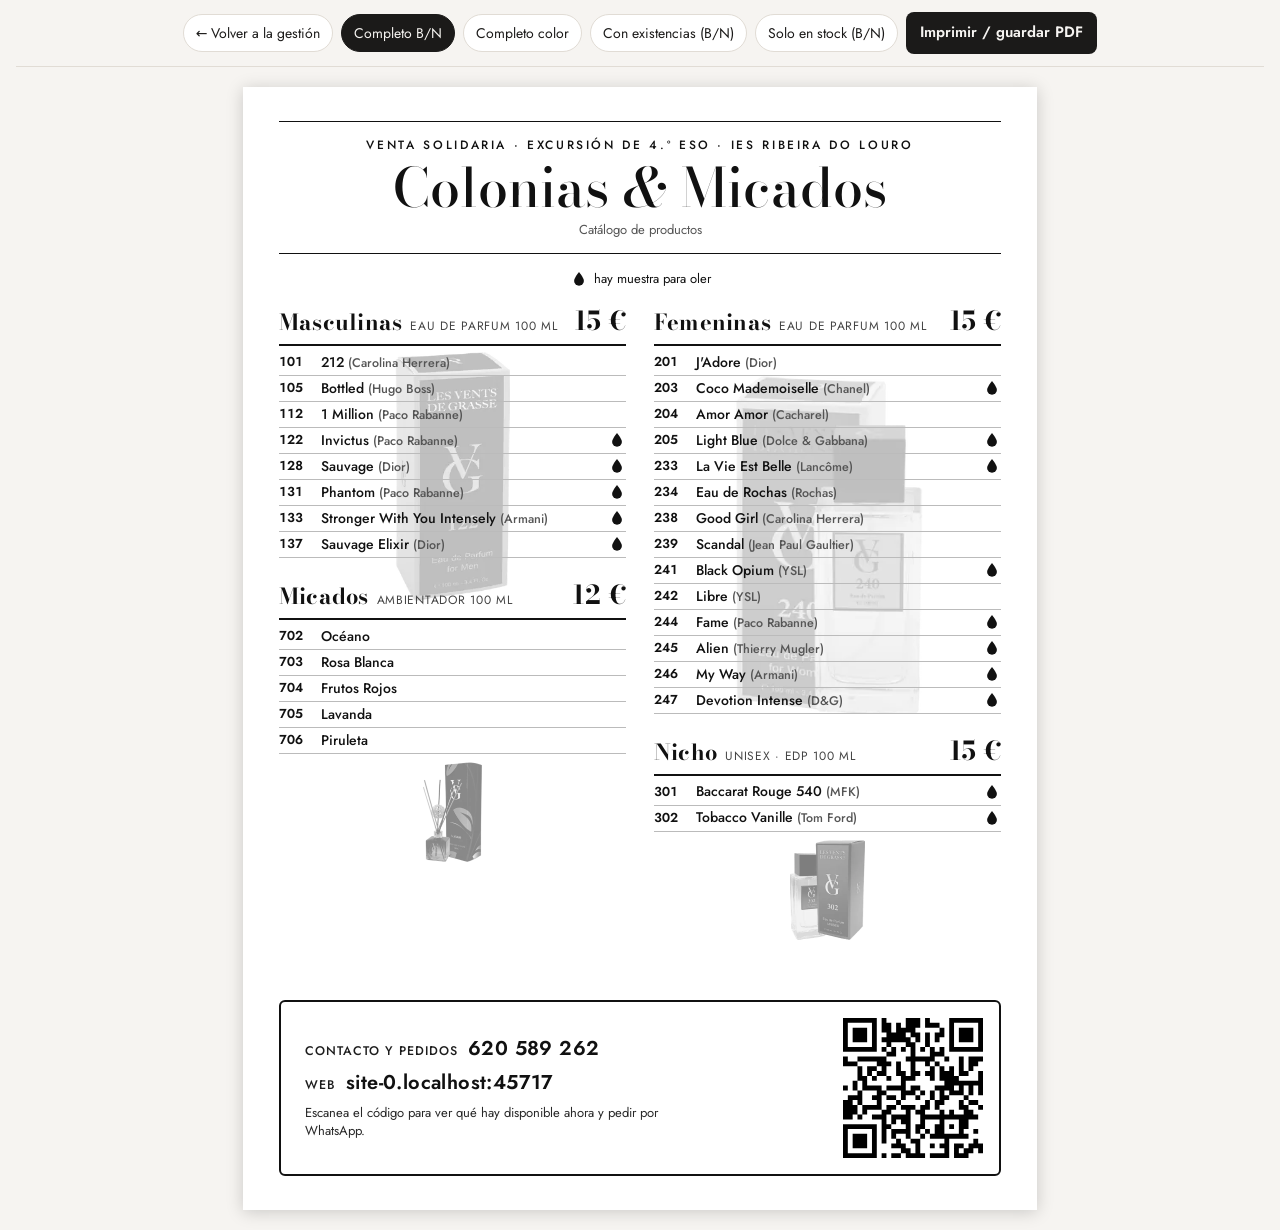
<file: catalogo.html>
<!doctype html>
<html lang="es">
<head>
<meta charset="utf-8">
<meta name="robots" content="noindex,nofollow">
<meta name="viewport" content="width=device-width,initial-scale=1">
<title>Catálogo A4 · Colonias &amp; Micados</title>
<link rel="icon" href="img/icono.svg" type="image/svg+xml">
<link rel="icon" href="img/icono-32.png" sizes="32x32" type="image/png">
<link rel="apple-touch-icon" href="img/icono-180.png">
<meta name="theme-color" content="#a3142b">
<link rel="preconnect" href="https://fonts.googleapis.com">
<link rel="stylesheet" href="https://fonts.googleapis.com/css2?family=Bodoni+Moda:ital,opsz,wght@0,6..96,500;0,6..96,700;1,6..96,500&family=Jost:wght@400;500;600&display=swap">
<link rel="stylesheet" href="assets/estilo.css">
<style>
@page{size:A4;margin:0}
.tool{position:sticky;top:0;z-index:5;background:var(--bg);padding-block:12px;display:flex;gap:8px;flex-wrap:wrap;align-items:center;justify-content:center;border-bottom:1px solid var(--line)}
.stage{display:flex;justify-content:center;padding-block:20px}
.scaler{transform-origin:top center;box-shadow:0 2px 16px rgba(0,0,0,.18)}
@media print{
  body{padding:0;background:#fff}
  .tool{display:none}
  .stage{padding:0;display:block;height:auto!important}
  .scaler{transform:none!important;box-shadow:none;height:auto!important}
}
</style>
</head>
<body>
<div class="tool">
  <a class="chip" href="admin.html">← Volver a la gestión</a>
  <button class="chip" data-m="bn">Completo B/N</button>
  <button class="chip" data-m="color">Completo color</button>
  <button class="chip" data-m="existencias">Con existencias (B/N)</button>
  <button class="chip" data-m="stock">Solo en stock (B/N)</button>
  <button class="btn dark" id="imprimir">Imprimir / guardar PDF</button>
</div>
<div class="stage"><div class="scaler" id="hoja"><p class="note" style="padding:40px">Cargando catálogo…</p></div></div>
<script src="assets/qrcode.js"></script>
<script src="assets/comun.js"></script>
<script>
const st=document.createElement('style'); st.textContent=VS.CAT_CSS; document.head.appendChild(st);
let datos=null, modo=new URLSearchParams(location.search).get('modo')||'bn';
if(!['bn','color','existencias','stock'].includes(modo)) modo='bn';
function pintar(){
  document.querySelectorAll('[data-m]').forEach(b=>b.setAttribute('aria-pressed',String(b.dataset.m===modo)));
  if(datos) document.getElementById('hoja').innerHTML=VS.catalogoA4(datos,modo);
  escalar();
}
function escalar(){
  const h=document.getElementById('hoja'); const w=document.documentElement.clientWidth-32; const s=Math.min(1,w/794);
  h.style.transform='scale('+s+')'; h.style.height=(1123*s)+'px'; h.style.width='794px';
  h.parentElement.style.height=(1123*s+40)+'px';
}
addEventListener('resize',escalar);
document.addEventListener('click',e=>{
  const b=e.target.closest('[data-m]'); if(b){ modo=b.dataset.m; history.replaceState(null,'','?modo='+modo); pintar(); }
});
document.getElementById('imprimir').onclick=()=>window.print();
VS.cargarStock().then(d=>{datos=d;pintar();}).catch(e=>{document.getElementById('hoja').innerHTML='<p class="note err" style="padding:40px">'+VS.esc(e.message)+'</p>';});
</script>
</body>
</html>
</file>
<file: assets/estilo.css>
/* Venta solidaria · estilos de pantalla (catálogo público y gestión).
   Columna centrada; tonos de perfumería: tinta, papel cálido y el rojo del folleto. */
:root{
  --bg:#f6f4f1; --surface:#ffffff; --fg:#1b1a19; --muted:#5f5a55; --line:#e1dcd5;
  --accent:#a3142b; --accent-fg:#ffffff; --ok:#1e5a3a; --warn:#9a4a12; --chip:#efe9e2;
  --display:'Bodoni Moda', Georgia, 'Times New Roman', serif;
  --body:'Jost', system-ui, -apple-system, 'Segoe UI', sans-serif;
  color-scheme:light;
}
@media (prefers-color-scheme: dark){:root{
  --bg:#171615; --surface:#211f1d; --fg:#f1ede8; --muted:#b2aaa1; --line:#3a3633;
  --accent:#e0566b; --accent-fg:#1b0a0d; --ok:#6fc596; --warn:#e9a46a; --chip:#2c2926; color-scheme:dark}}
*{box-sizing:border-box}
html{-webkit-text-size-adjust:100%}
body{margin:0;background:var(--bg);color:var(--fg);font-family:var(--body);font-size:15px;line-height:1.45;
  padding-left:max(16px, env(safe-area-inset-left, 0px));padding-right:max(16px, env(safe-area-inset-right, 0px))}
.wrap{max-width:940px;margin:0 auto;padding-block:24px 48px;display:flex;flex-direction:column;gap:20px}
header.top{display:flex;flex-direction:column;gap:4px}
.eyebrow{font-size:12px;letter-spacing:.16em;text-transform:uppercase;color:var(--accent);font-weight:500}
h1{font-family:var(--display);font-weight:500;font-size:clamp(30px,6vw,44px);line-height:1.05;margin:0;text-wrap:balance}
h1 em{color:var(--accent)}
.note{color:var(--muted);font-size:13px;margin:0}
a{color:var(--accent)}
.tiles{display:grid;grid-template-columns:repeat(4,minmax(0,1fr));gap:10px}
@media (max-width:640px){.tiles{grid-template-columns:repeat(2,minmax(0,1fr))}}
.tile{background:var(--surface);border:1px solid var(--line);border-radius:10px;padding:12px 14px;display:flex;flex-direction:column;gap:2px;min-width:0}
.tile .k{font-size:12px;letter-spacing:.08em;text-transform:uppercase;color:var(--muted)}
.tile .v{font-family:var(--display);font-size:30px;font-weight:700;font-variant-numeric:tabular-nums;line-height:1.1}
.tile .s{font-size:12px;color:var(--muted)}
.tabs{display:flex;gap:4px;background:var(--chip);border-radius:10px;padding:4px;align-self:flex-start;flex-wrap:wrap}
.tabs button{border:0;background:transparent;color:var(--fg);font:inherit;font-weight:500;padding:8px 16px;border-radius:7px;cursor:pointer;min-height:40px}
.tabs button[aria-selected="true"]{background:var(--surface);box-shadow:0 1px 2px rgba(0,0,0,.12)}
.bar{display:flex;gap:8px;flex-wrap:wrap;align-items:center}
.chip{border:1px solid var(--line);background:var(--surface);color:var(--fg);font:inherit;font-size:14px;padding:6px 12px;border-radius:999px;cursor:pointer;min-height:38px;text-decoration:none;display:inline-flex;align-items:center}
.chip[aria-pressed="true"]{background:var(--fg);color:var(--bg);border-color:var(--fg)}
.group{display:flex;flex-direction:column}
.ghead{display:flex;justify-content:space-between;align-items:baseline;border-bottom:2px solid var(--fg);padding:16px 0 6px;gap:12px}
.ghead h2{margin:0;font-family:var(--display);font-size:22px}
.ghead .sub{font-size:12px;letter-spacing:.06em;text-transform:uppercase;color:var(--muted);margin-left:8px;font-family:var(--body)}
.ghead .p{font-family:var(--display);font-weight:700;font-size:20px;white-space:nowrap}
.item{display:grid;grid-template-columns:minmax(0,1fr) auto;gap:8px 16px;align-items:center;padding:10px 0;border-bottom:1px solid var(--line)}
@media (max-width:700px){.item.adm{grid-template-columns:minmax(0,1fr)}}
.info{min-width:0;display:flex;flex-direction:column;gap:3px}
.line1{display:flex;gap:8px;align-items:baseline;flex-wrap:wrap}
.ref{font-weight:600;font-variant-numeric:tabular-nums;color:var(--muted);font-size:13px}
.nm{font-weight:500}
.br{color:var(--muted);font-size:13px}
.meta{font-size:12.5px;color:var(--muted);display:flex;gap:10px;flex-wrap:wrap;align-items:center}
.badge{font-size:11.5px;font-weight:600;letter-spacing:.04em;text-transform:uppercase;padding:2px 8px;border-radius:999px;border:1.5px solid currentColor;white-space:nowrap}
.badge.on{color:var(--ok)} .badge.off{color:var(--warn)}
.mu{display:inline-flex;gap:4px;align-items:center}
.drop{width:14px;height:14px;display:inline-block;color:var(--accent)}
.ctl{display:flex;gap:8px;align-items:center;flex-wrap:wrap}
.step{display:flex;align-items:center;border:1px solid var(--line);border-radius:8px;background:var(--surface)}
.step .lbl{font-size:11.5px;text-transform:uppercase;letter-spacing:.06em;color:var(--muted);padding:0 4px 0 10px}
.step button{width:40px;height:40px;border:0;background:transparent;color:var(--fg);font-size:20px;cursor:pointer;border-radius:8px}
.step button:disabled{opacity:.3;cursor:default}
.step output{min-width:24px;text-align:center;font-weight:600;font-variant-numeric:tabular-nums}
.btn{background:var(--accent);color:var(--accent-fg);border:0;font:inherit;font-weight:600;padding:0 14px;min-height:42px;border-radius:8px;cursor:pointer;text-decoration:none;display:inline-flex;align-items:center;gap:6px}
.btn:disabled{opacity:.35;cursor:default}
.btn.dark{background:var(--fg);color:var(--bg)}
.btn.ghost{background:var(--surface);color:var(--fg);border:1px solid var(--line)}
.mtg{border:1px solid var(--line);background:var(--surface);color:var(--muted);font:inherit;font-size:13px;min-height:42px;padding:0 12px;border-radius:8px;cursor:pointer;display:flex;gap:6px;align-items:center}
.mtg[aria-pressed="true"]{color:var(--fg);border-color:var(--fg)}
button:focus-visible,a:focus-visible,input:focus-visible{outline:2px solid var(--accent);outline-offset:2px}
.empty{background:var(--surface);border:1px dashed var(--line);border-radius:10px;padding:24px;color:var(--muted);text-align:center}
.panel{background:var(--surface);border:1px solid var(--line);border-radius:10px;padding:16px;display:flex;flex-direction:column;gap:12px}
.panel h2{margin:0;font-family:var(--display);font-size:20px}
.field{display:flex;flex-direction:column;gap:4px}
.field label{font-size:13px;font-weight:500}
.field input{font:inherit;padding:10px 12px;border:1px solid var(--line);border-radius:8px;background:var(--bg);color:var(--fg);min-height:42px;width:100%}
.grid2{display:grid;grid-template-columns:repeat(2,minmax(0,1fr));gap:12px}
@media (max-width:560px){.grid2{grid-template-columns:minmax(0,1fr)}}
.log{display:flex;flex-direction:column}
.logrow{display:grid;grid-template-columns:110px minmax(0,1fr) auto;gap:10px;align-items:center;padding:9px 0;border-bottom:1px solid var(--line);font-size:14px}
@media (max-width:560px){.logrow{grid-template-columns:minmax(0,1fr) auto}.logrow .t{grid-column:1/-1}}
.logrow .t{color:var(--muted);font-variant-numeric:tabular-nums;font-size:13px}
.toast{position:fixed;left:50%;transform:translateX(-50%);bottom:calc(16px + env(safe-area-inset-bottom, 0px));background:var(--fg);color:var(--bg);padding:10px 16px;border-radius:8px;font-size:14px;max-width:calc(100% - 32px);z-index:20}
.err{color:var(--warn)}
[hidden]{display:none!important}
</file>
